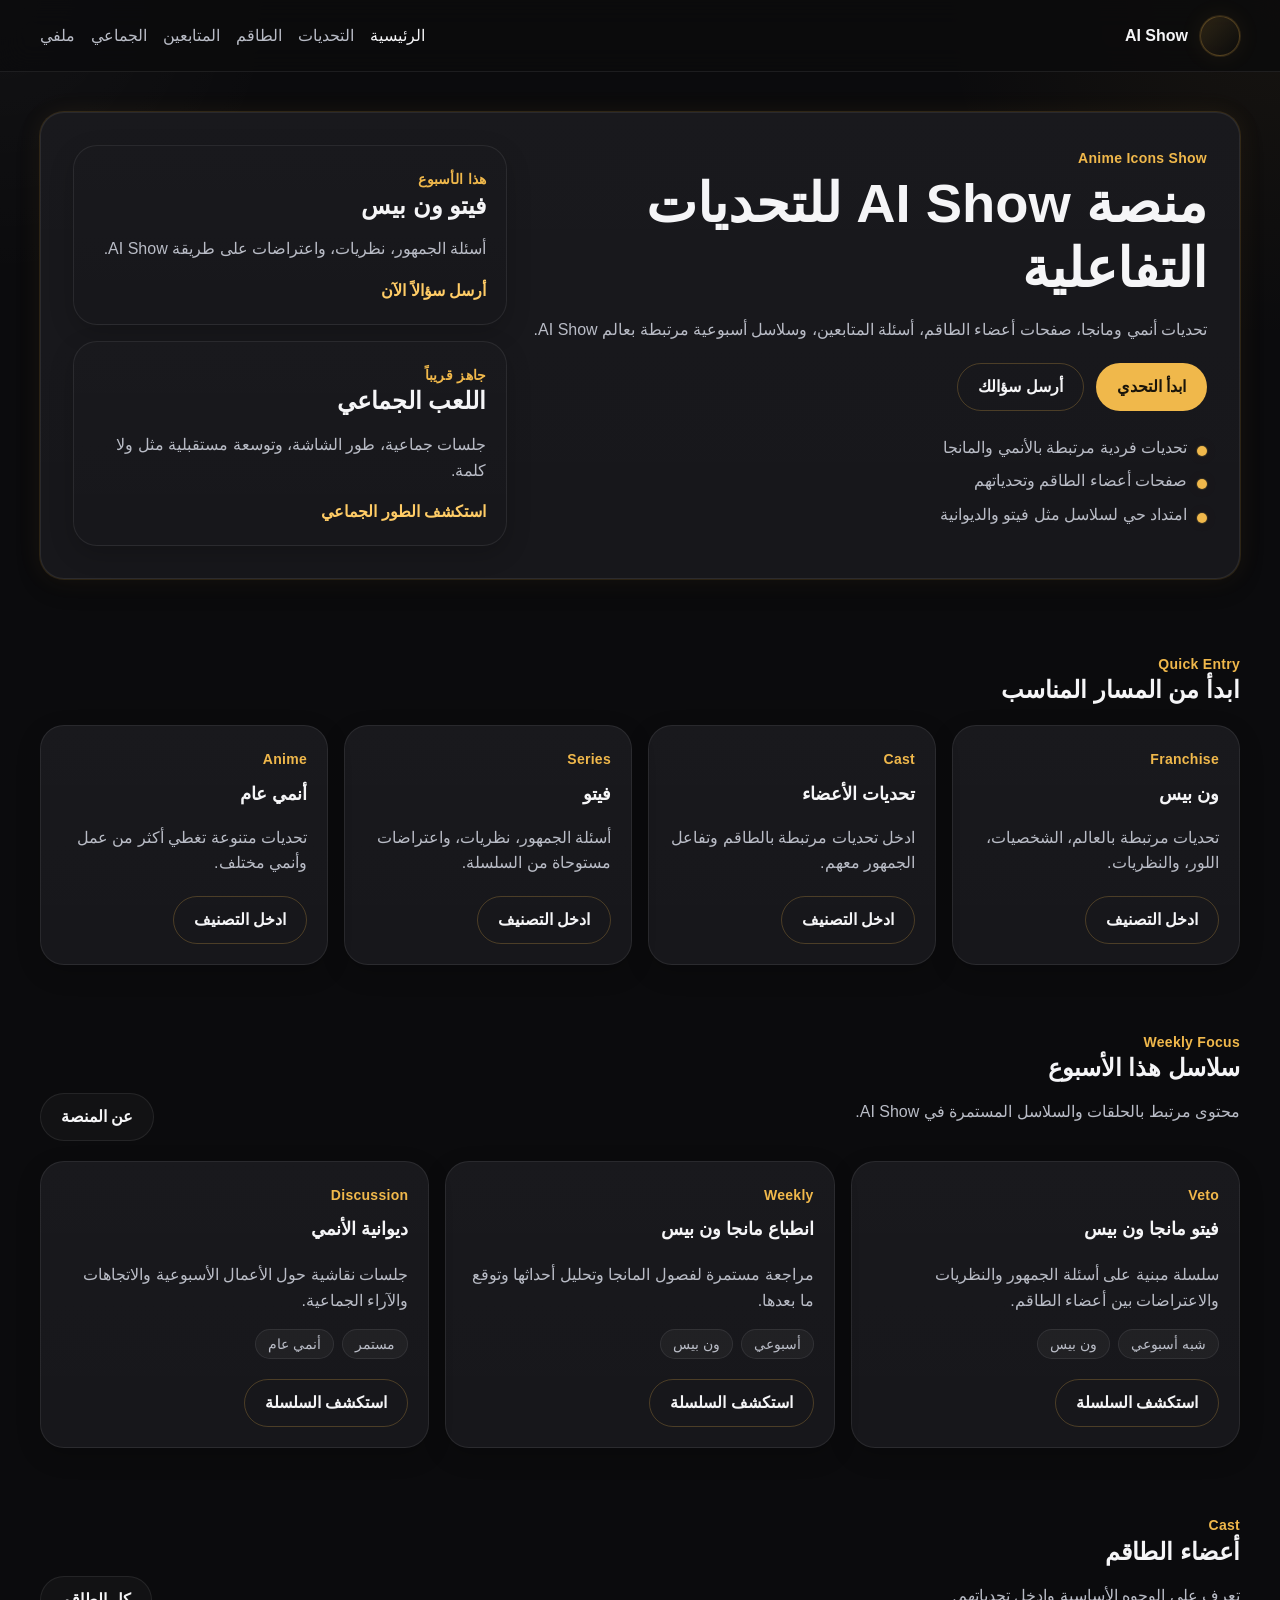
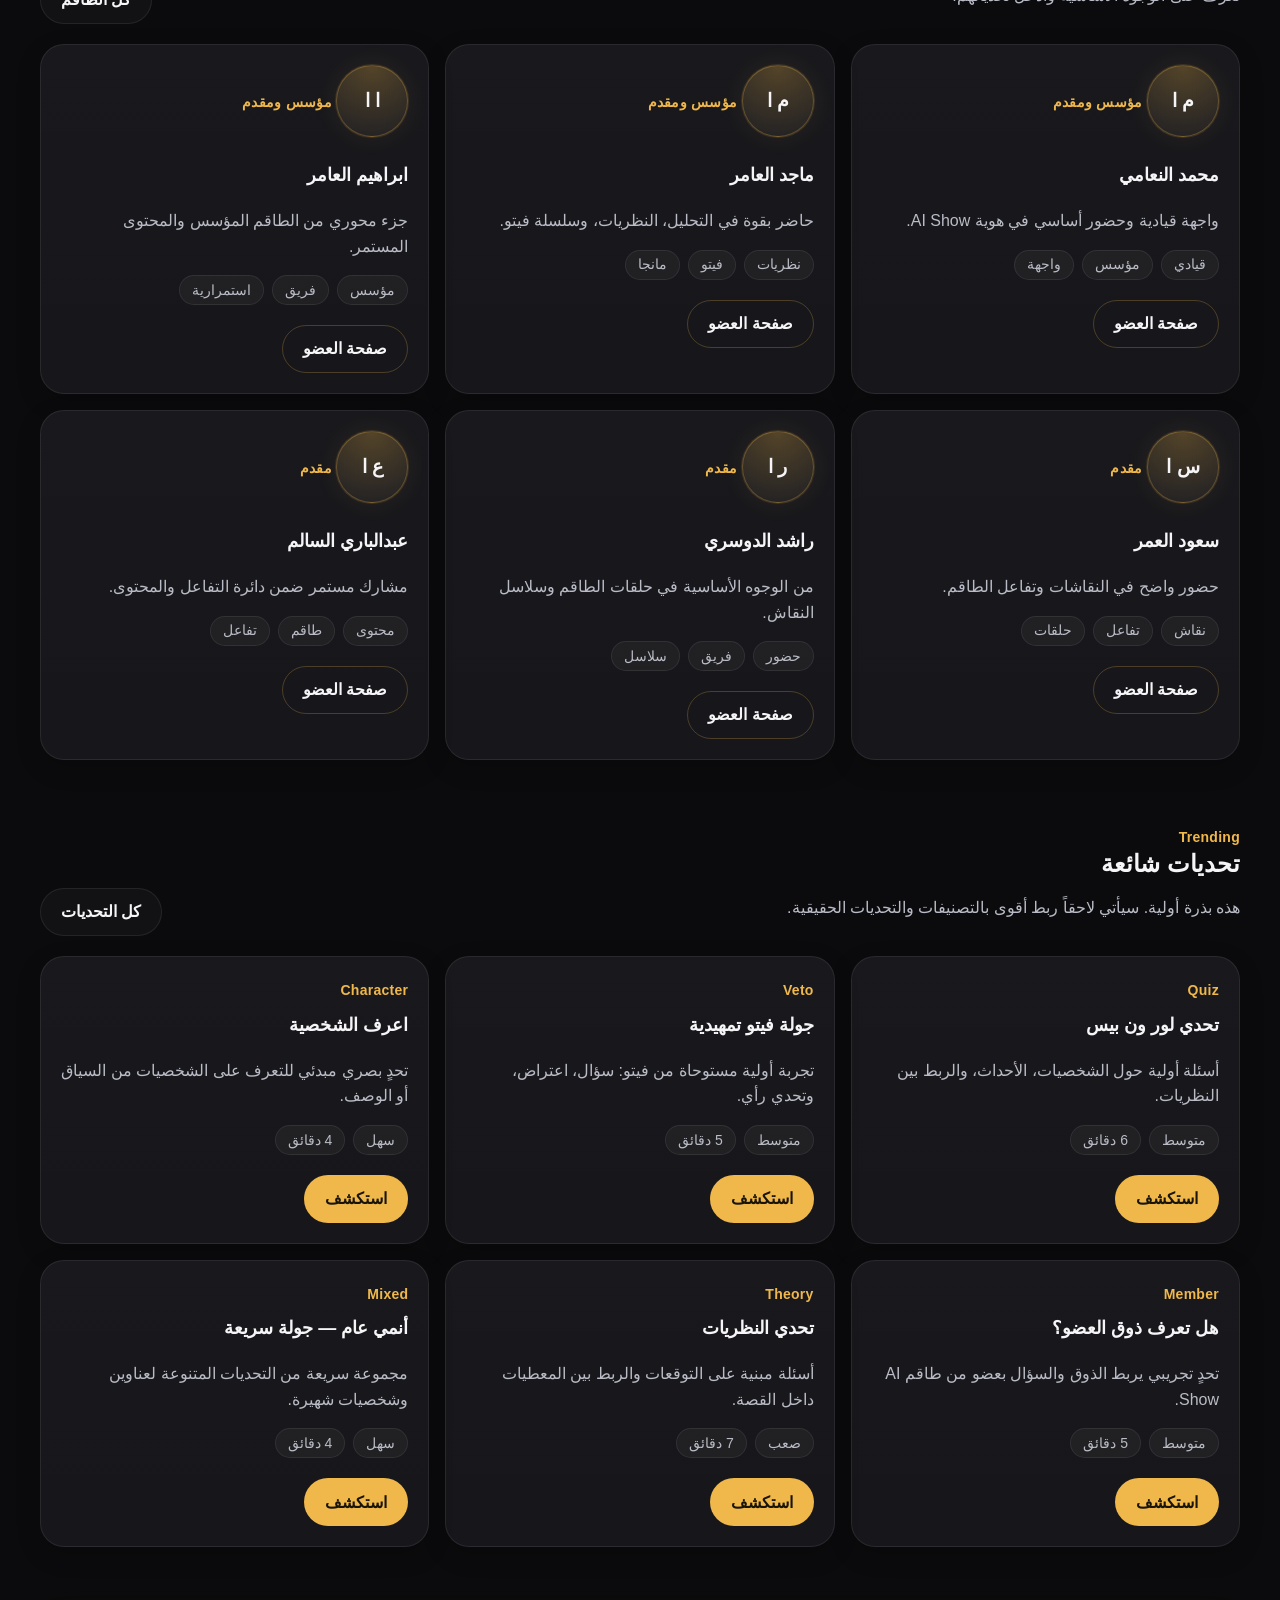
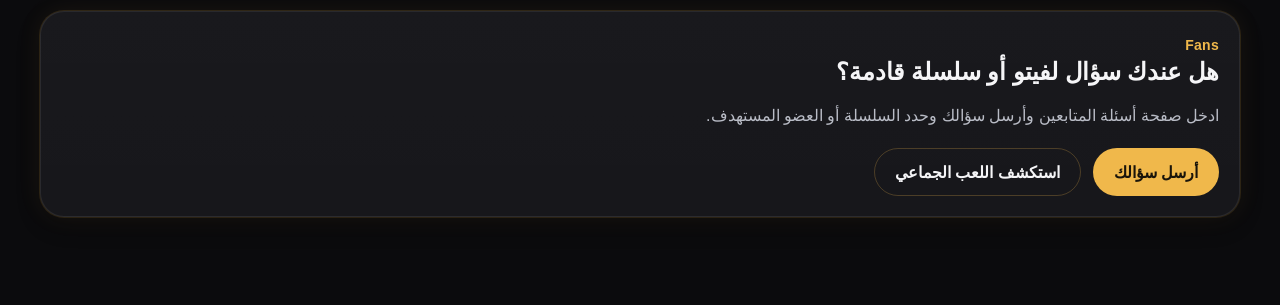
<file: index.html>
<!DOCTYPE html>
<html lang="ar" dir="rtl">
<head>
  <meta charset="UTF-8" />
  <meta name="viewport" content="width=device-width, initial-scale=1.0" />
  <meta name="theme-color" content="#0b0b0d" />
  <title>AI Show — منصة التحديات التفاعلية</title>
  <meta
    name="description"
    content="منصة AI Show للتحديات التفاعلية في عالم الأنمي والمانجا، مع الطاقم، أسئلة المتابعين، والسلاسل الأسبوعية."
  />

  <link rel="manifest" href="./manifest.webmanifest" />
  <link rel="stylesheet" href="./css/tokens.css" />
  <link rel="stylesheet" href="./css/base.css" />
  <link rel="stylesheet" href="./css/layout.css" />
  <link rel="stylesheet" href="./css/components.css" />
  <link rel="stylesheet" href="./css/utilities.css" />
  <link rel="stylesheet" href="./css/themes/ai-show-dark.css" />
</head>
<body data-page="home">
  <div class="app-shell">
    <header id="site-header"></header>

    <main id="page-content" class="page-main">
      <section class="hero-section container section-gap-lg">
        <div class="hero-surface has-glow">
          <div class="hero-copy">
            <span class="eyebrow">Anime Icons Show</span>
            <h1 class="hero-title">منصة AI Show للتحديات التفاعلية</h1>
            <p class="hero-text">
              تحديات أنمي ومانجا، صفحات أعضاء الطاقم، أسئلة المتابعين، وسلاسل أسبوعية مرتبطة بعالم AI Show.
            </p>

            <div class="hero-actions">
              <a class="btn btn-primary" href="./challenges.html">ابدأ التحدي</a>
              <a class="btn btn-secondary" href="./fan-questions.html">أرسل سؤالك</a>
            </div>

            <ul class="hero-highlights" aria-label="أبرز مزايا المنصة">
              <li>تحديات فردية مرتبطة بالأنمي والمانجا</li>
              <li>صفحات أعضاء الطاقم وتحدياتهم</li>
              <li>امتداد حي لسلاسل مثل فيتو والديوانية</li>
            </ul>
          </div>

          <aside class="hero-side-stack">
            <article class="feature-panel card-surface">
              <span class="card-kicker">هذا الأسبوع</span>
              <h2 class="card-title">فيتو ون بيس</h2>
              <p class="card-text">أسئلة الجمهور، نظريات، واعتراضات على طريقة AI Show.</p>
              <a class="text-link" href="./fan-questions.html">أرسل سؤالاً الآن</a>
            </article>

            <article class="feature-panel card-surface">
              <span class="card-kicker">جاهز قريباً</span>
              <h2 class="card-title">اللعب الجماعي</h2>
              <p class="card-text">جلسات جماعية، طور الشاشة، وتوسعة مستقبلية مثل ولا كلمة.</p>
              <a class="text-link" href="./group-play.html">استكشف الطور الجماعي</a>
            </article>
          </aside>
        </div>
      </section>

      <section class="container section-gap-md">
        <div class="section-head">
          <div>
            <span class="eyebrow">Quick Entry</span>
            <h2 class="section-title">ابدأ من المسار المناسب</h2>
          </div>
        </div>
        <div id="quick-paths-grid" class="quick-grid"></div>
      </section>

      <section class="container section-gap-md">
        <div class="section-head">
          <div>
            <span class="eyebrow">Weekly Focus</span>
            <h2 class="section-title">سلاسل هذا الأسبوع</h2>
            <p class="section-text">محتوى مرتبط بالحلقات والسلاسل المستمرة في AI Show.</p>
          </div>
          <a class="btn btn-ghost" href="./about.html">عن المنصة</a>
        </div>
        <div id="weekly-series-grid" class="content-grid content-grid--series"></div>
      </section>

      <section class="container section-gap-md">
        <div class="section-head">
          <div>
            <span class="eyebrow">Cast</span>
            <h2 class="section-title">أعضاء الطاقم</h2>
            <p class="section-text">تعرف على الوجوه الأساسية وادخل تحدياتهم.</p>
          </div>
          <a class="btn btn-ghost" href="./cast.html">كل الطاقم</a>
        </div>
        <div id="featured-members-grid" class="content-grid content-grid--members"></div>
      </section>

      <section class="container section-gap-md">
        <div class="section-head">
          <div>
            <span class="eyebrow">Trending</span>
            <h2 class="section-title">تحديات شائعة</h2>
            <p class="section-text">هذه بذرة أولية. سيأتي لاحقاً ربط أقوى بالتصنيفات والتحديات الحقيقية.</p>
          </div>
          <a class="btn btn-ghost" href="./challenges.html">كل التحديات</a>
        </div>
        <div id="trending-challenges-grid" class="content-grid content-grid--challenges"></div>
      </section>

      <section class="container section-gap-md fan-cta-shell">
        <div class="fan-cta card-surface has-glow">
          <div class="fan-cta__copy">
            <span class="eyebrow">Fans</span>
            <h2 class="section-title">هل عندك سؤال لفيتو أو سلسلة قادمة؟</h2>
            <p class="section-text">
              ادخل صفحة أسئلة المتابعين وأرسل سؤالك وحدد السلسلة أو العضو المستهدف.
            </p>
          </div>
          <div class="fan-cta__actions">
            <a class="btn btn-primary" href="./fan-questions.html">أرسل سؤالك</a>
            <a class="btn btn-secondary" href="./group-play.html">استكشف اللعب الجماعي</a>
          </div>
        </div>
      </section>
    </main>

    <nav id="mobile-nav"></nav>
  </div>

  <script type="module" src="./js/app.js"></script>
</body>
</html>
</file>
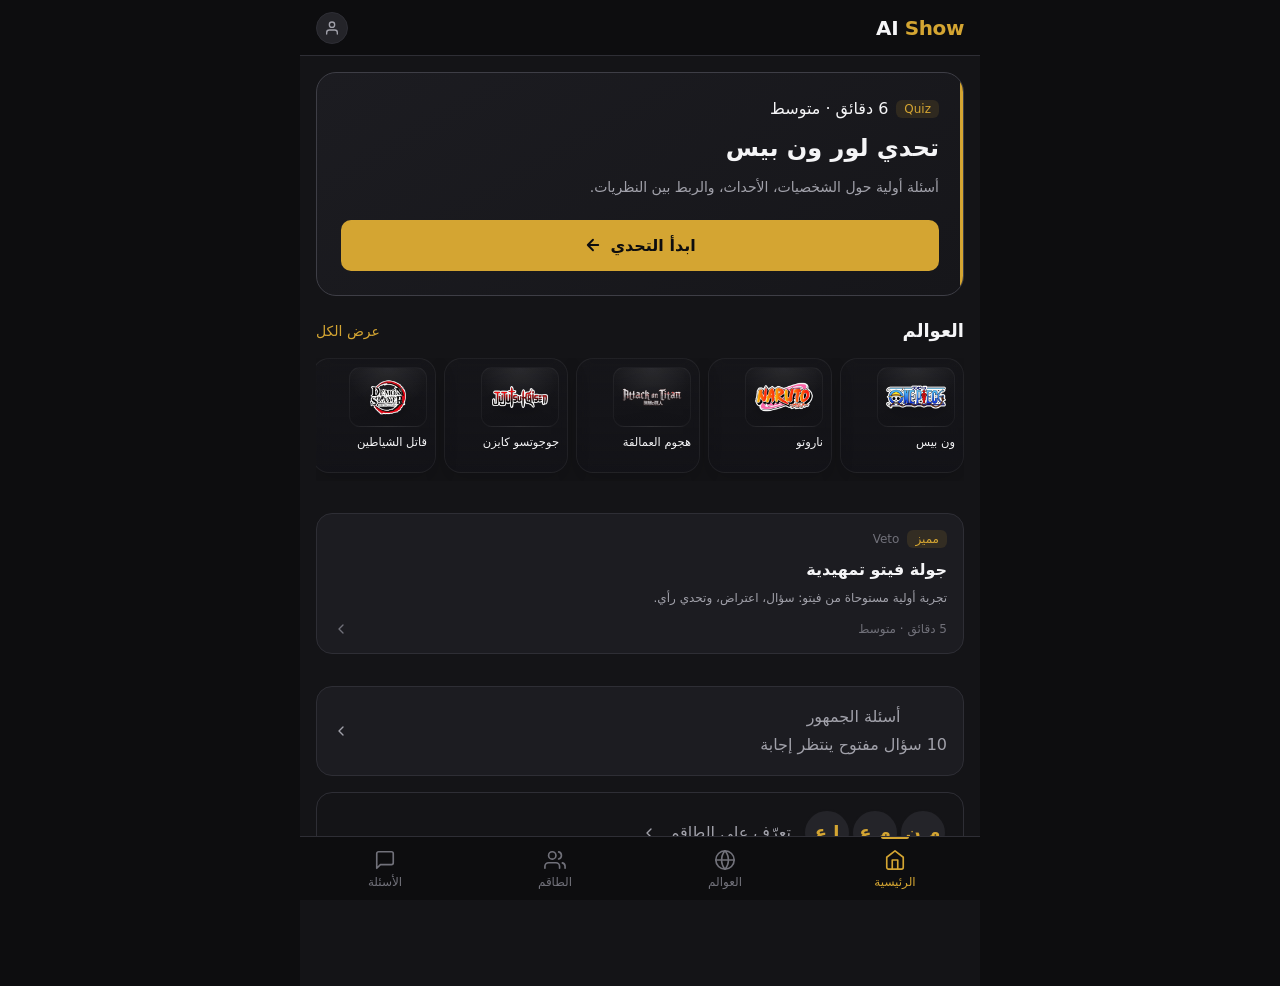
<file: rebuild-next/index.html>
<!DOCTYPE html>
<html lang="ar" dir="rtl">
<head>
  <meta charset="UTF-8" />
  <meta name="viewport" content="width=device-width, initial-scale=1.0" />
  <meta name="theme-color" content="#0d0d0f" />
  <title>AI Show</title>
  <link rel="stylesheet" href="css/tokens.css" />
  <link rel="stylesheet" href="css/base.css" />
  <link rel="stylesheet" href="css/layout.css" />
  <link rel="stylesheet" href="css/components.css" />
  <link rel="stylesheet" href="css/utilities.css" />
</head>
<body>
  <div id="app">
    <div id="shell-header"></div>
    <main id="page-container" role="main"></main>
    <nav id="shell-nav"></nav>
  </div>
  <script type="module" src="js/app/bootstrap.js"></script>
</body>
</html>
</file>
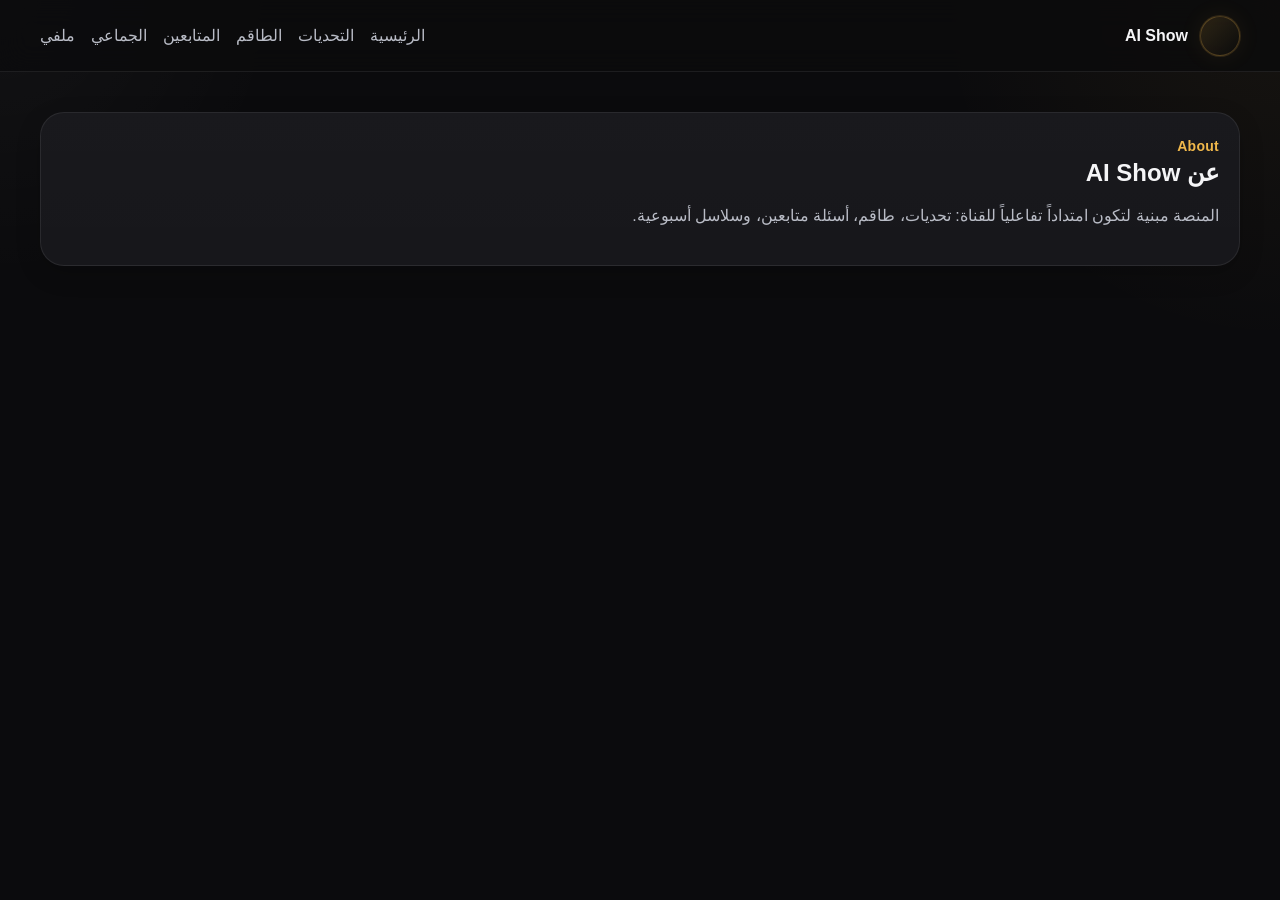
<file: about.html>
<!DOCTYPE html>
<html lang="ar" dir="rtl">
<head>
  <meta charset="UTF-8" />
  <meta name="viewport" content="width=device-width, initial-scale=1.0" />
  <meta name="theme-color" content="#0b0b0d" />
  <title>عن المنصة — AI Show</title>
  <link rel="manifest" href="./manifest.webmanifest" />
  <link rel="stylesheet" href="./css/tokens.css" />
  <link rel="stylesheet" href="./css/base.css" />
  <link rel="stylesheet" href="./css/layout.css" />
  <link rel="stylesheet" href="./css/components.css" />
  <link rel="stylesheet" href="./css/utilities.css" />
  <link rel="stylesheet" href="./css/themes/ai-show-dark.css" />
</head>
<body data-page="about">
  <div class="app-shell">
    <header id="site-header"></header>
    <main id="page-content" class="page-main container section-gap-lg">
      <section class="page-intro card-surface">
        <span class="eyebrow">About</span>
        <h1 class="section-title">عن AI Show</h1>
        <p class="section-text">المنصة مبنية لتكون امتداداً تفاعلياً للقناة: تحديات، طاقم، أسئلة متابعين، وسلاسل أسبوعية.</p>
      </section>
    </main>
    <nav id="mobile-nav"></nav>
  </div>
  <script type="module" src="./js/app.js"></script>
</body>
</html>
</file>
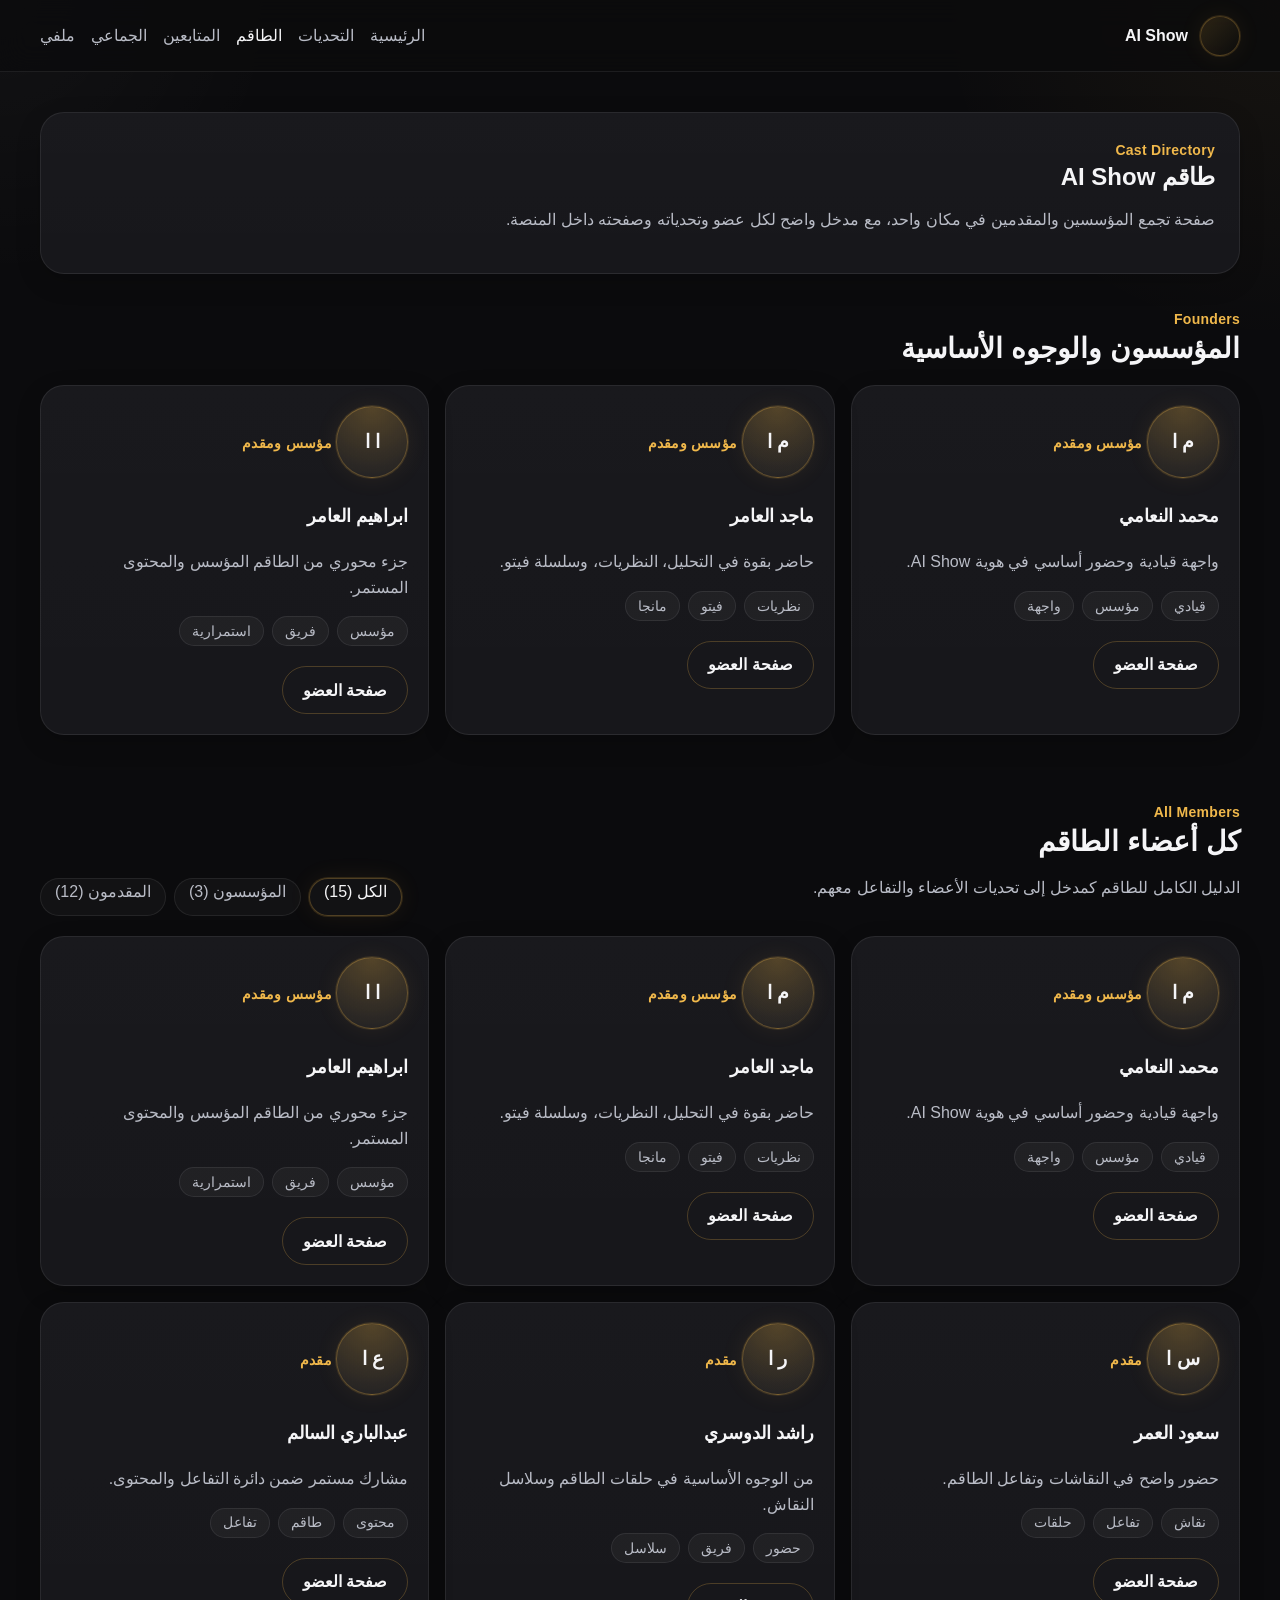
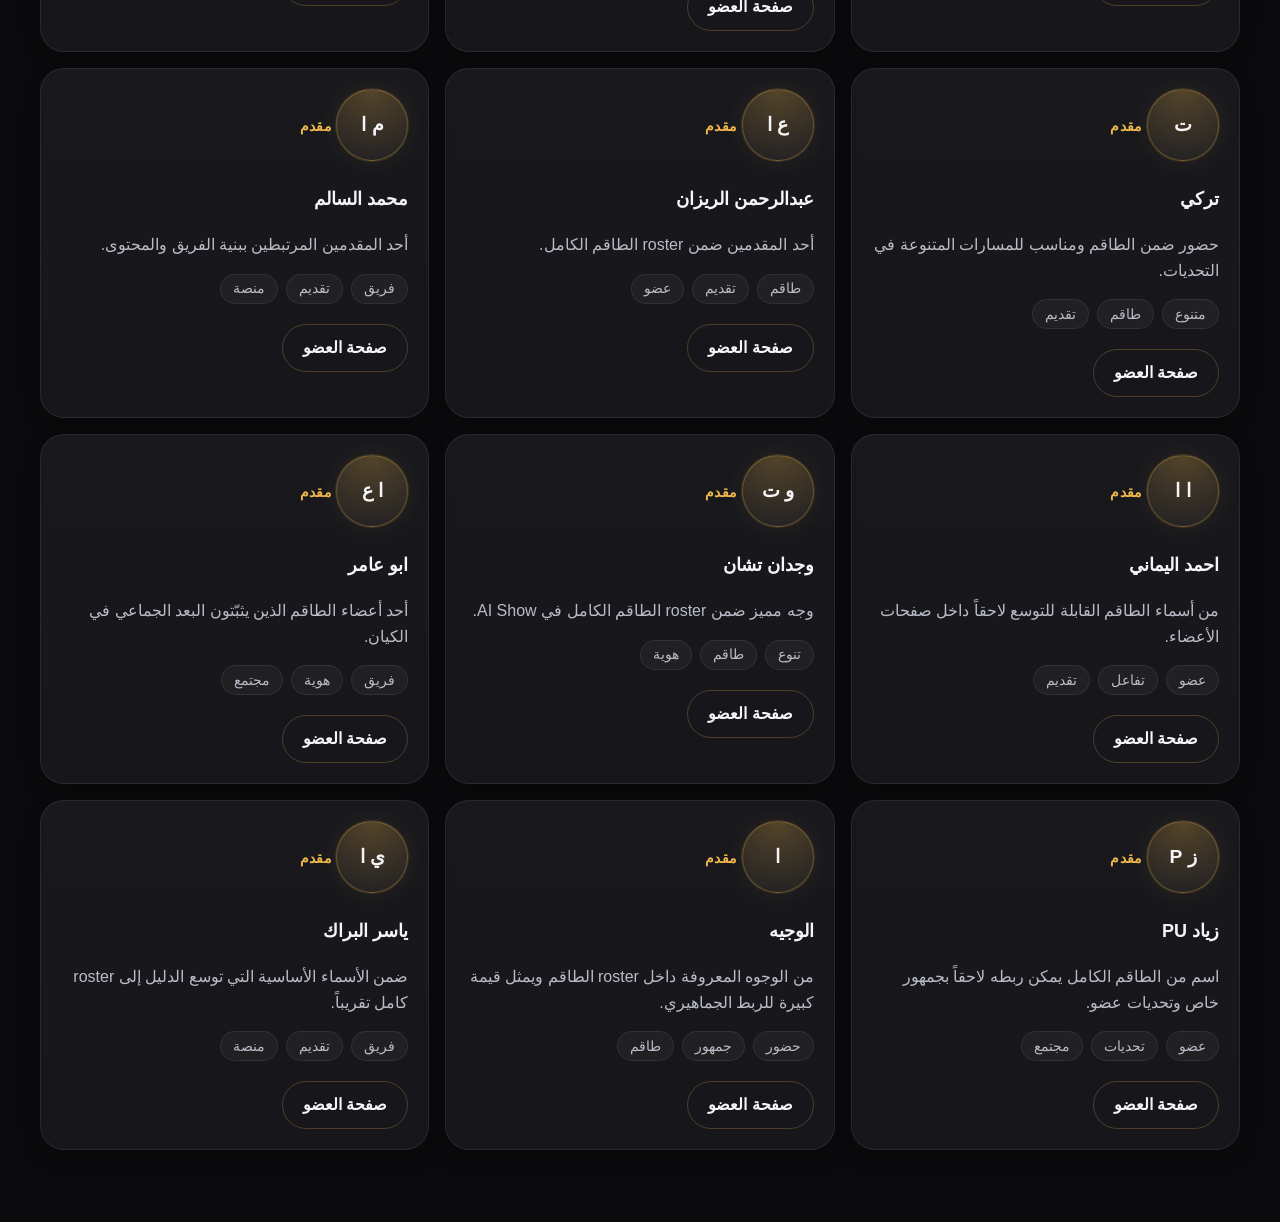
<file: cast.html>
<!DOCTYPE html>
<html lang="ar" dir="rtl">
<head>
  <meta charset="UTF-8" />
  <meta name="viewport" content="width=device-width, initial-scale=1.0" />
  <meta name="theme-color" content="#0b0b0d" />
  <title>الطاقم — AI Show</title>
  <meta name="description" content="دليل أعضاء طاقم AI Show وصفحاتهم داخل المنصة." />
  <link rel="manifest" href="./manifest.webmanifest" />
  <link rel="stylesheet" href="./css/tokens.css" />
  <link rel="stylesheet" href="./css/base.css" />
  <link rel="stylesheet" href="./css/layout.css" />
  <link rel="stylesheet" href="./css/components.css" />
  <link rel="stylesheet" href="./css/utilities.css" />
  <link rel="stylesheet" href="./css/themes/ai-show-dark.css" />
</head>
<body data-page="cast">
  <div class="app-shell">
    <header id="site-header"></header>

    <main id="page-content" class="page-main container section-gap-lg">
      <section class="page-intro card-surface page-intro--wide">
        <span class="eyebrow">Cast Directory</span>
        <h1 class="section-title">طاقم AI Show</h1>
        <p class="section-text">
          صفحة تجمع المؤسسين والمقدمين في مكان واحد، مع مدخل واضح لكل عضو وتحدياته وصفحته داخل المنصة.
        </p>
      </section>

      <section class="section-gap-md">
        <div class="section-head">
          <div>
            <span class="eyebrow">Founders</span>
            <h2 class="section-title section-title--md">المؤسسون والوجوه الأساسية</h2>
          </div>
        </div>
        <div id="founders-grid" class="content-grid content-grid--members"></div>
      </section>

      <section class="section-gap-md">
        <div class="section-head section-head--stack-mobile">
          <div>
            <span class="eyebrow">All Members</span>
            <h2 class="section-title section-title--md">كل أعضاء الطاقم</h2>
            <p class="section-text">الدليل الكامل للطاقم كمدخل إلى تحديات الأعضاء والتفاعل معهم.</p>
          </div>
          <div id="member-role-chips" class="filter-chips" aria-label="فلترة الأعضاء"></div>
        </div>
        <div id="members-directory-grid" class="content-grid content-grid--members"></div>
      </section>
    </main>

    <nav id="mobile-nav"></nav>
  </div>

  <script type="module" src="./js/app.js"></script>
</body>
</html>
</file>
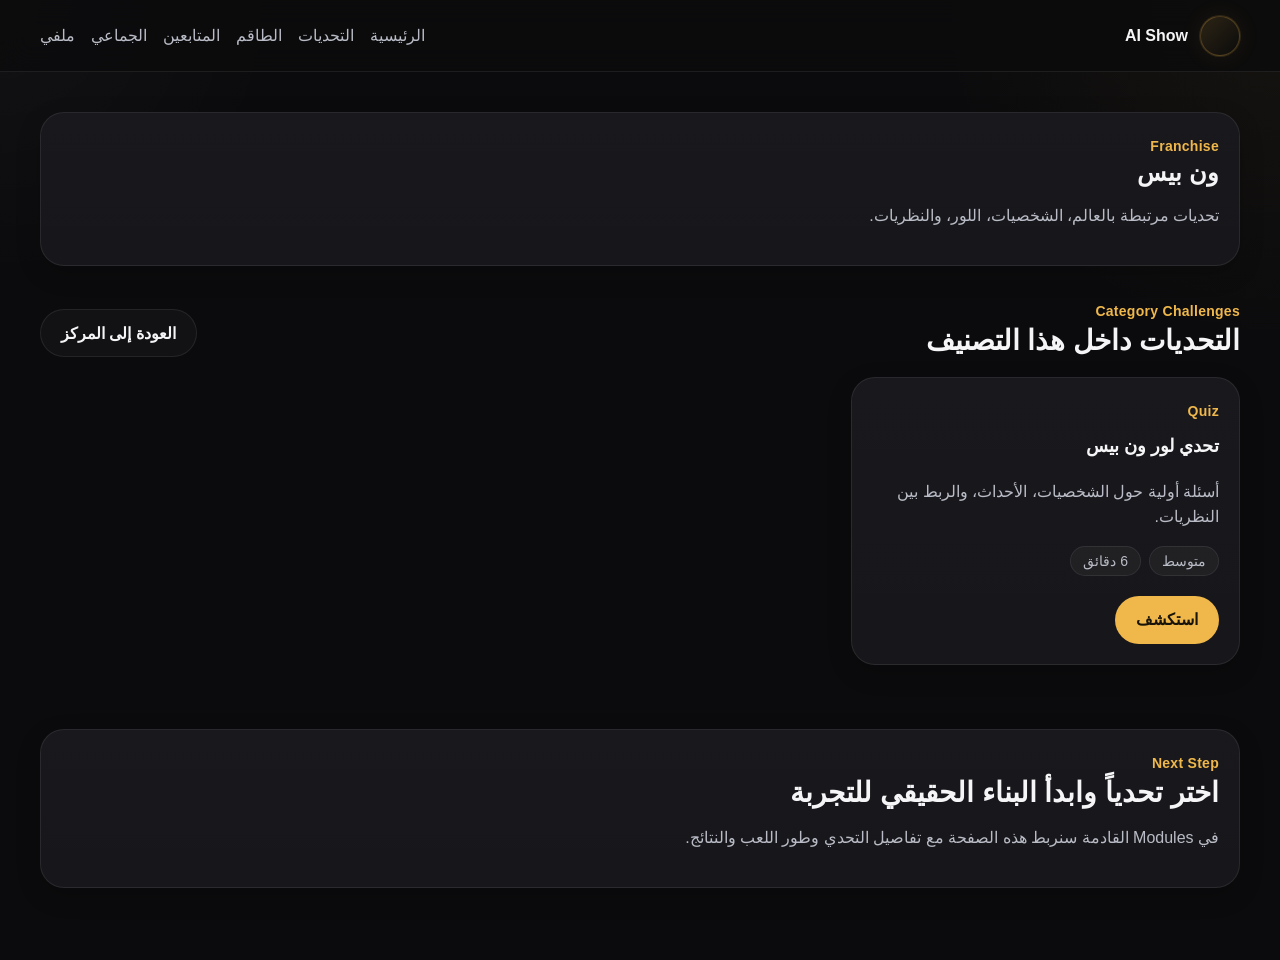
<file: category.html>
<!DOCTYPE html>
<html lang="ar" dir="rtl">
<head>
  <meta charset="UTF-8" />
  <meta name="viewport" content="width=device-width, initial-scale=1.0" />
  <meta name="theme-color" content="#0b0b0d" />
  <title>تصنيف — AI Show</title>
  <meta name="description" content="صفحة تصنيف داخل منصة AI Show تعرض التحديات المرتبطة به." />
  <link rel="manifest" href="./manifest.webmanifest" />
  <link rel="stylesheet" href="./css/tokens.css" />
  <link rel="stylesheet" href="./css/base.css" />
  <link rel="stylesheet" href="./css/layout.css" />
  <link rel="stylesheet" href="./css/components.css" />
  <link rel="stylesheet" href="./css/utilities.css" />
  <link rel="stylesheet" href="./css/themes/ai-show-dark.css" />
</head>
<body data-page="category">
  <div class="app-shell">
    <header id="site-header"></header>
    <main id="page-content" class="page-main container section-gap-lg">
      <section id="category-hero" class="page-intro card-surface"></section>

      <section class="section-gap-md">
        <div class="section-head section-head--stack-mobile">
          <div>
            <span class="eyebrow">Category Challenges</span>
            <h2 class="section-title section-title--md">التحديات داخل هذا التصنيف</h2>
          </div>
          <a class="btn btn-ghost" href="./challenges.html">العودة إلى المركز</a>
        </div>
        <div id="category-challenges-grid" class="content-grid content-grid--challenges"></div>
      </section>

      <section class="section-gap-md">
        <div class="related-panel card-surface">
          <span class="eyebrow">Next Step</span>
          <h2 class="section-title section-title--md">اختر تحدياً وابدأ البناء الحقيقي للتجربة</h2>
          <p class="section-text">في Modules القادمة سنربط هذه الصفحة مع تفاصيل التحدي وطور اللعب والنتائج.</p>
        </div>
      </section>
    </main>
    <nav id="mobile-nav"></nav>
  </div>
  <script type="module" src="./js/app.js"></script>
</body>
</html>
</file>
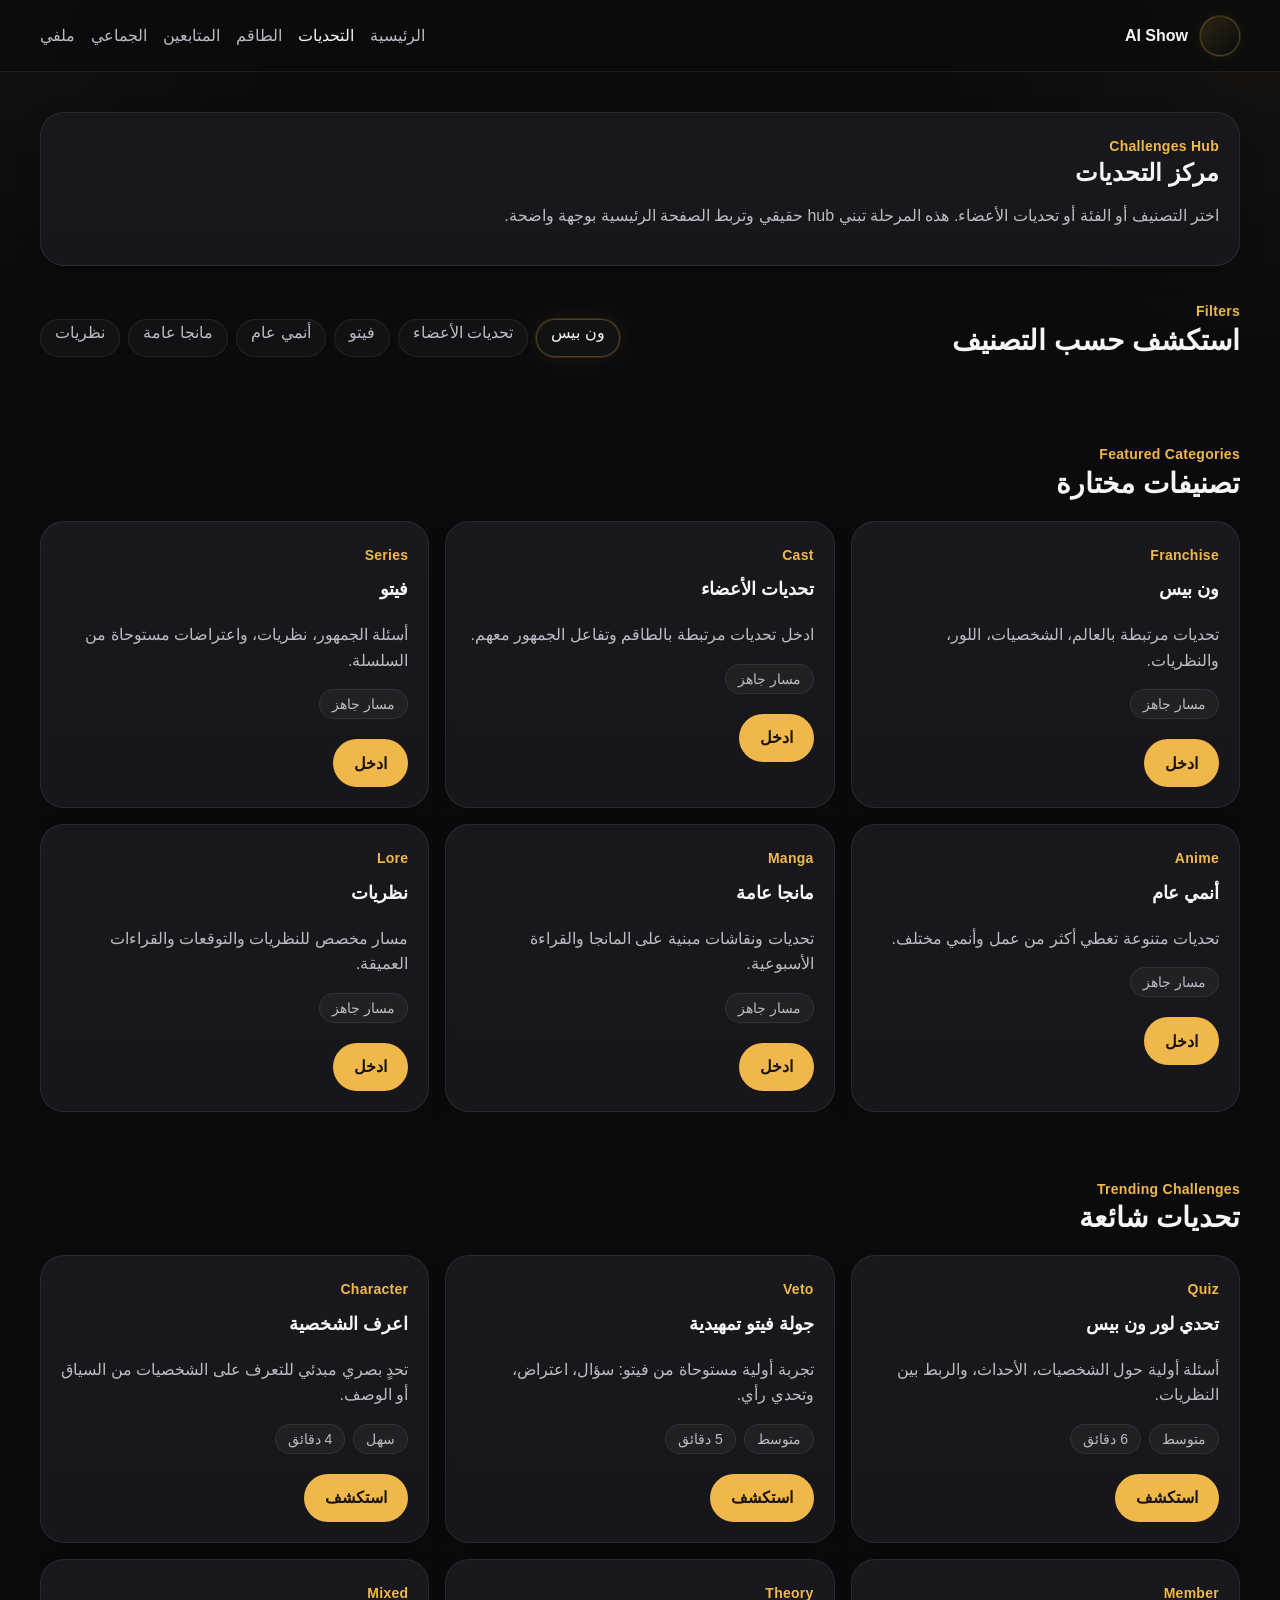
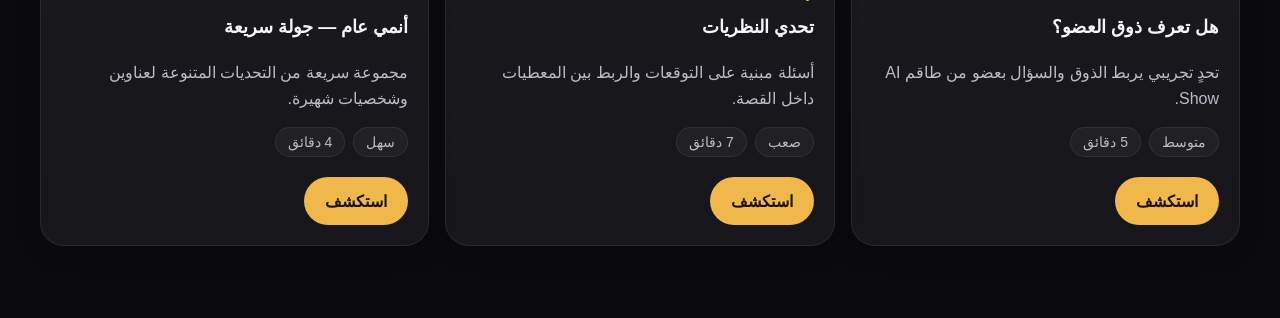
<file: challenges.html>
<!DOCTYPE html>
<html lang="ar" dir="rtl">
<head>
  <meta charset="UTF-8" />
  <meta name="viewport" content="width=device-width, initial-scale=1.0" />
  <meta name="theme-color" content="#0b0b0d" />
  <title>التحديات — AI Show</title>
  <meta name="description" content="مركز تحديات AI Show: تصنيفات، فلاتر، وتحديات شائعة في الأنمي والمانجا." />
  <link rel="manifest" href="./manifest.webmanifest" />
  <link rel="stylesheet" href="./css/tokens.css" />
  <link rel="stylesheet" href="./css/base.css" />
  <link rel="stylesheet" href="./css/layout.css" />
  <link rel="stylesheet" href="./css/components.css" />
  <link rel="stylesheet" href="./css/utilities.css" />
  <link rel="stylesheet" href="./css/themes/ai-show-dark.css" />
</head>
<body data-page="challenges">
  <div class="app-shell">
    <header id="site-header"></header>
    <main id="page-content" class="page-main container section-gap-lg">
      <section class="page-intro card-surface">
        <span class="eyebrow">Challenges Hub</span>
        <h1 class="section-title">مركز التحديات</h1>
        <p class="section-text">
          اختر التصنيف أو الفئة أو تحديات الأعضاء. هذه المرحلة تبني hub حقيقي وتربط الصفحة الرئيسية بوجهة واضحة.
        </p>
      </section>

      <section class="section-gap-md">
        <div class="section-head section-head--stack-mobile">
          <div>
            <span class="eyebrow">Filters</span>
            <h2 class="section-title section-title--md">استكشف حسب التصنيف</h2>
          </div>
          <div id="category-filter-chips" class="filter-chips" aria-label="فلاتر التصنيفات"></div>
        </div>
      </section>

      <section class="section-gap-md">
        <div class="section-head">
          <div>
            <span class="eyebrow">Featured Categories</span>
            <h2 class="section-title section-title--md">تصنيفات مختارة</h2>
          </div>
        </div>
        <div id="categories-grid" class="content-grid content-grid--categories"></div>
      </section>

      <section class="section-gap-md">
        <div class="section-head">
          <div>
            <span class="eyebrow">Trending Challenges</span>
            <h2 class="section-title section-title--md">تحديات شائعة</h2>
          </div>
        </div>
        <div id="hub-challenges-grid" class="content-grid content-grid--challenges"></div>
      </section>
    </main>
    <nav id="mobile-nav"></nav>
  </div>
  <script type="module" src="./js/app.js"></script>
</body>
</html>
</file>
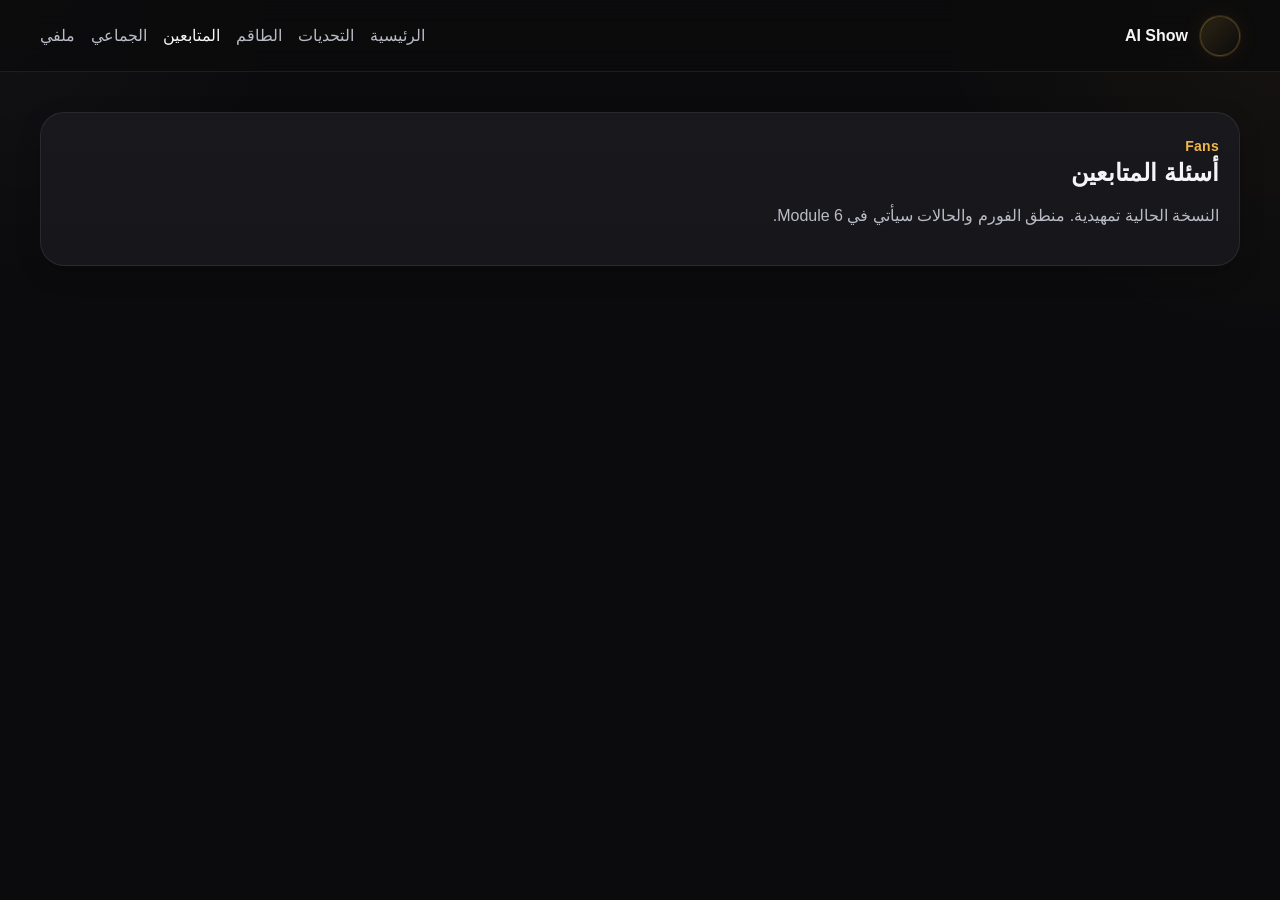
<file: fan-questions.html>
<!DOCTYPE html>
<html lang="ar" dir="rtl">
<head>
  <meta charset="UTF-8" />
  <meta name="viewport" content="width=device-width, initial-scale=1.0" />
  <meta name="theme-color" content="#0b0b0d" />
  <title>أسئلة المتابعين — AI Show</title>
  <link rel="manifest" href="./manifest.webmanifest" />
  <link rel="stylesheet" href="./css/tokens.css" />
  <link rel="stylesheet" href="./css/base.css" />
  <link rel="stylesheet" href="./css/layout.css" />
  <link rel="stylesheet" href="./css/components.css" />
  <link rel="stylesheet" href="./css/utilities.css" />
  <link rel="stylesheet" href="./css/themes/ai-show-dark.css" />
</head>
<body data-page="fan-questions">
  <div class="app-shell">
    <header id="site-header"></header>
    <main id="page-content" class="page-main container section-gap-lg">
      <section class="page-intro card-surface">
        <span class="eyebrow">Fans</span>
        <h1 class="section-title">أسئلة المتابعين</h1>
        <p class="section-text">النسخة الحالية تمهيدية. منطق الفورم والحالات سيأتي في Module 6.</p>
      </section>
    </main>
    <nav id="mobile-nav"></nav>
  </div>
  <script type="module" src="./js/app.js"></script>
</body>
</html>
</file>
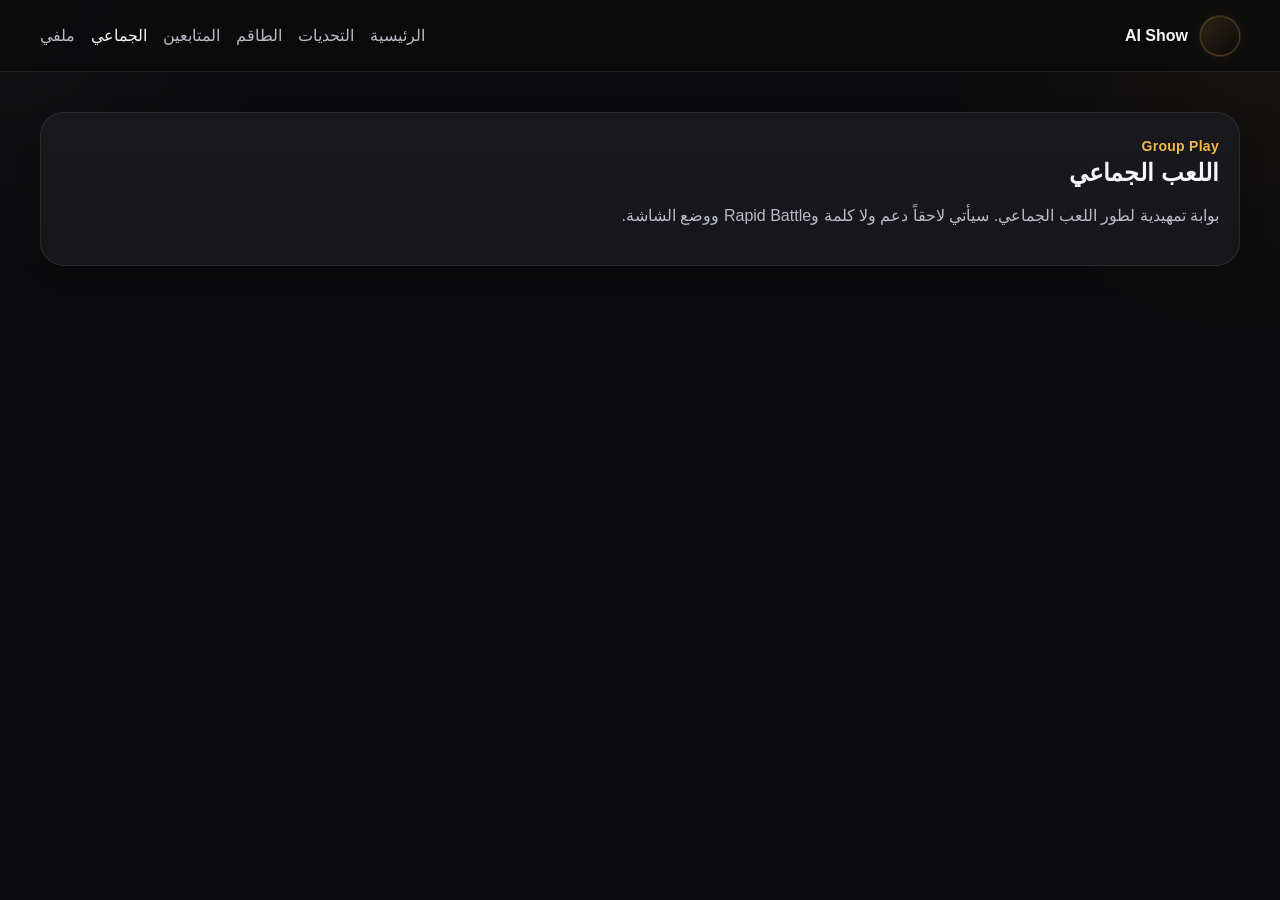
<file: group-play.html>
<!DOCTYPE html>
<html lang="ar" dir="rtl">
<head>
  <meta charset="UTF-8" />
  <meta name="viewport" content="width=device-width, initial-scale=1.0" />
  <meta name="theme-color" content="#0b0b0d" />
  <title>اللعب الجماعي — AI Show</title>
  <link rel="manifest" href="./manifest.webmanifest" />
  <link rel="stylesheet" href="./css/tokens.css" />
  <link rel="stylesheet" href="./css/base.css" />
  <link rel="stylesheet" href="./css/layout.css" />
  <link rel="stylesheet" href="./css/components.css" />
  <link rel="stylesheet" href="./css/utilities.css" />
  <link rel="stylesheet" href="./css/themes/ai-show-dark.css" />
</head>
<body data-page="group-play">
  <div class="app-shell">
    <header id="site-header"></header>
    <main id="page-content" class="page-main container section-gap-lg">
      <section class="page-intro card-surface">
        <span class="eyebrow">Group Play</span>
        <h1 class="section-title">اللعب الجماعي</h1>
        <p class="section-text">بوابة تمهيدية لطور اللعب الجماعي. سيأتي لاحقاً دعم ولا كلمة وRapid Battle ووضع الشاشة.</p>
      </section>
    </main>
    <nav id="mobile-nav"></nav>
  </div>
  <script type="module" src="./js/app.js"></script>
</body>
</html>
</file>
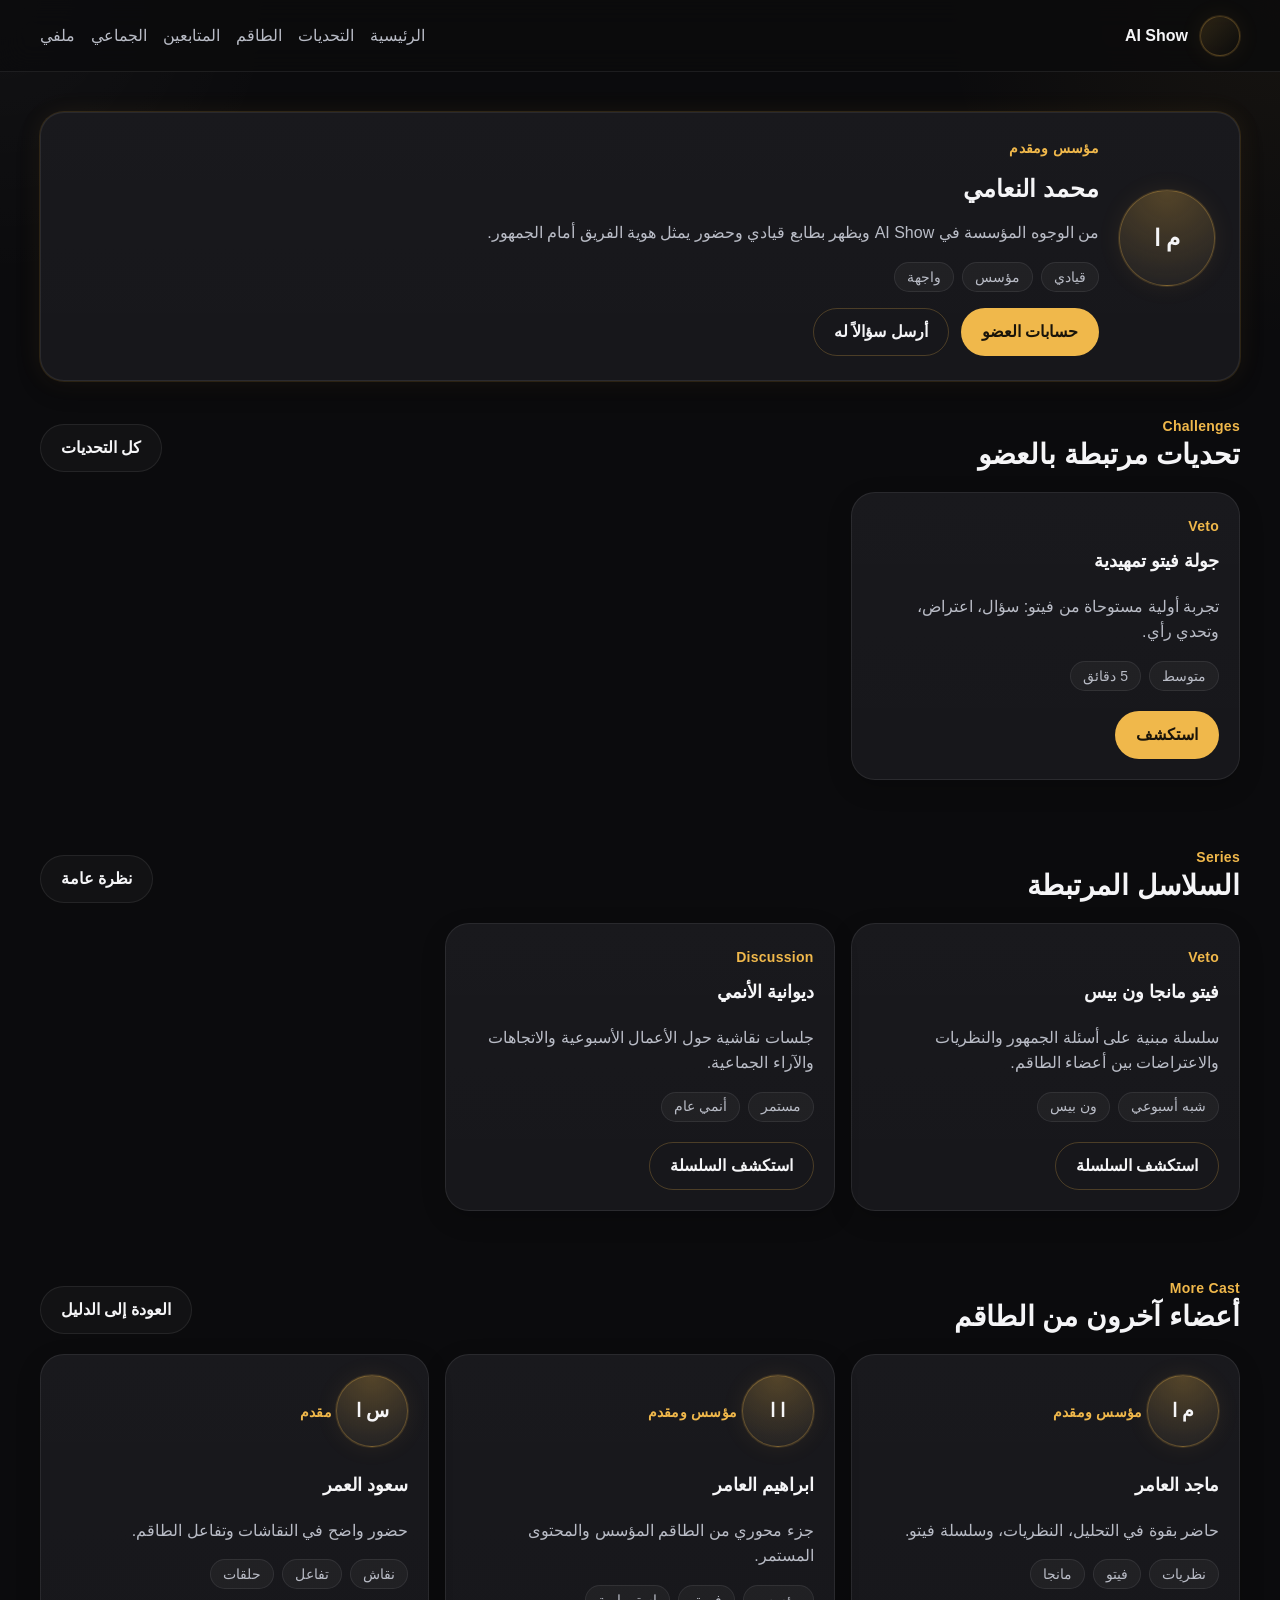
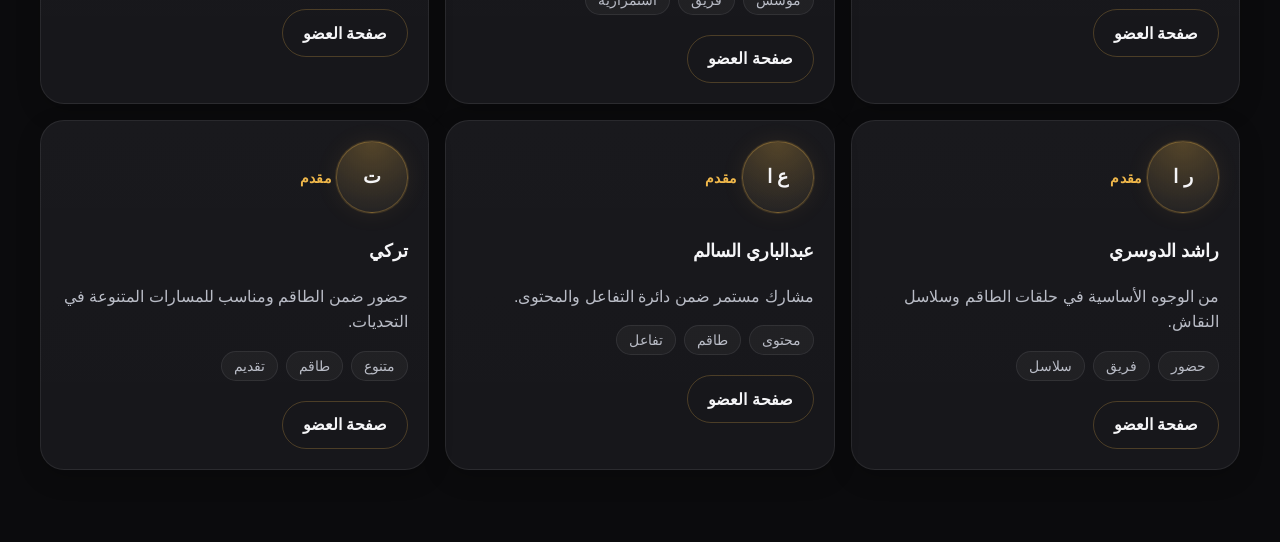
<file: member.html>
<!DOCTYPE html>
<html lang="ar" dir="rtl">
<head>
  <meta charset="UTF-8" />
  <meta name="viewport" content="width=device-width, initial-scale=1.0" />
  <meta name="theme-color" content="#0b0b0d" />
  <title>صفحة عضو — AI Show</title>
  <meta name="description" content="صفحة عضو داخل منصة AI Show تعرض نبذة عنه وتحدياته والسلاسل المرتبطة به." />
  <link rel="manifest" href="./manifest.webmanifest" />
  <link rel="stylesheet" href="./css/tokens.css" />
  <link rel="stylesheet" href="./css/base.css" />
  <link rel="stylesheet" href="./css/layout.css" />
  <link rel="stylesheet" href="./css/components.css" />
  <link rel="stylesheet" href="./css/utilities.css" />
  <link rel="stylesheet" href="./css/themes/ai-show-dark.css" />
</head>
<body data-page="member">
  <div class="app-shell">
    <header id="site-header"></header>

    <main id="page-content" class="page-main container section-gap-lg">
      <section id="member-hero" class="member-hero card-surface has-glow"></section>

      <section class="section-gap-md">
        <div class="section-head section-head--stack-mobile">
          <div>
            <span class="eyebrow">Challenges</span>
            <h2 class="section-title section-title--md">تحديات مرتبطة بالعضو</h2>
          </div>
          <a class="btn btn-ghost" href="./challenges.html">كل التحديات</a>
        </div>
        <div id="member-challenges-grid" class="content-grid content-grid--challenges"></div>
      </section>

      <section class="section-gap-md">
        <div class="section-head section-head--stack-mobile">
          <div>
            <span class="eyebrow">Series</span>
            <h2 class="section-title section-title--md">السلاسل المرتبطة</h2>
          </div>
          <a class="btn btn-ghost" href="./about.html">نظرة عامة</a>
        </div>
        <div id="member-series-grid" class="content-grid content-grid--series"></div>
      </section>

      <section class="section-gap-md">
        <div class="section-head section-head--stack-mobile">
          <div>
            <span class="eyebrow">More Cast</span>
            <h2 class="section-title section-title--md">أعضاء آخرون من الطاقم</h2>
          </div>
          <a class="btn btn-ghost" href="./cast.html">العودة إلى الدليل</a>
        </div>
        <div id="more-members-grid" class="content-grid content-grid--members"></div>
      </section>
    </main>

    <nav id="mobile-nav"></nav>
  </div>

  <script type="module" src="./js/app.js"></script>
</body>
</html>
</file>
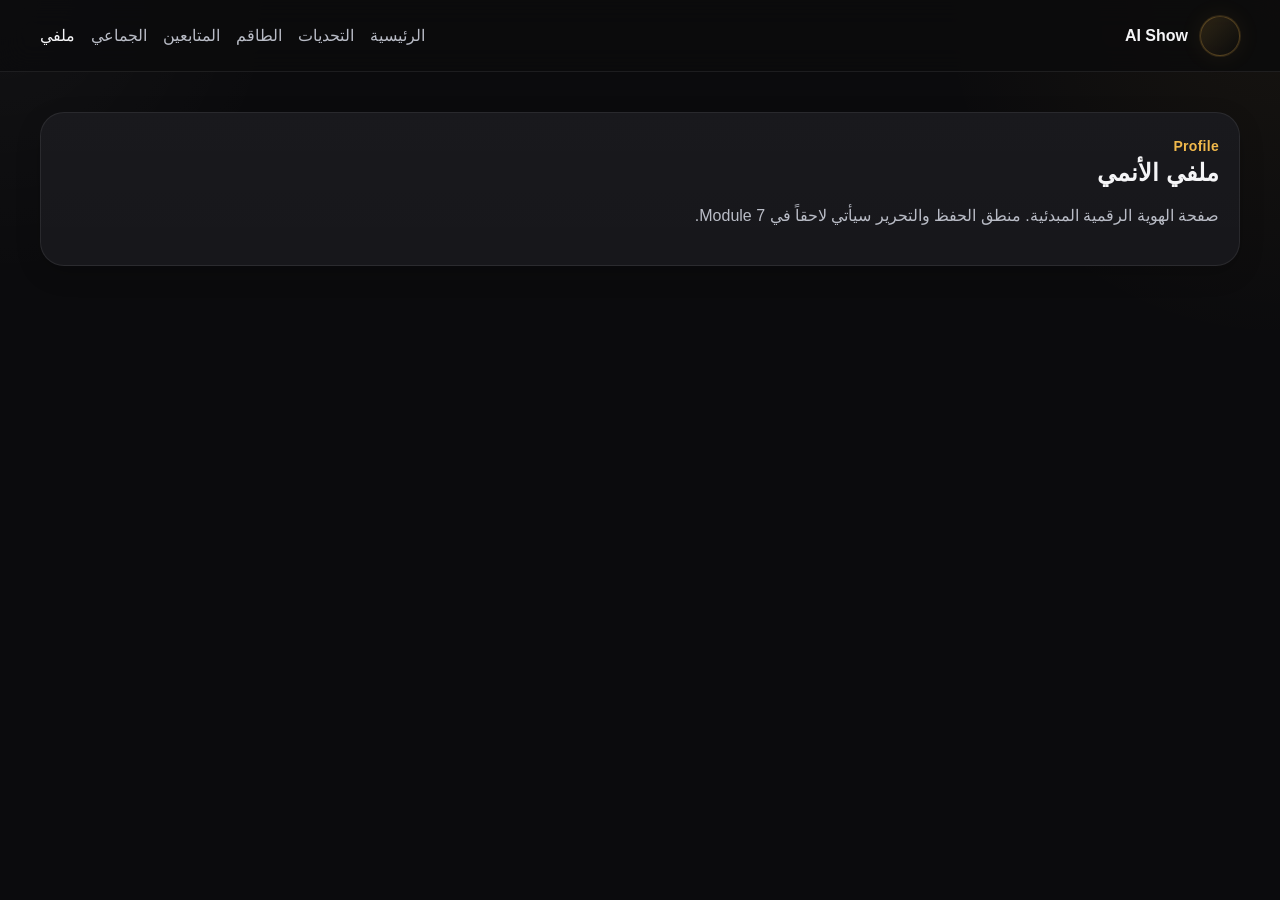
<file: profile.html>
<!DOCTYPE html>
<html lang="ar" dir="rtl">
<head>
  <meta charset="UTF-8" />
  <meta name="viewport" content="width=device-width, initial-scale=1.0" />
  <meta name="theme-color" content="#0b0b0d" />
  <title>ملفي — AI Show</title>
  <link rel="manifest" href="./manifest.webmanifest" />
  <link rel="stylesheet" href="./css/tokens.css" />
  <link rel="stylesheet" href="./css/base.css" />
  <link rel="stylesheet" href="./css/layout.css" />
  <link rel="stylesheet" href="./css/components.css" />
  <link rel="stylesheet" href="./css/utilities.css" />
  <link rel="stylesheet" href="./css/themes/ai-show-dark.css" />
</head>
<body data-page="profile">
  <div class="app-shell">
    <header id="site-header"></header>
    <main id="page-content" class="page-main container section-gap-lg">
      <section class="page-intro card-surface">
        <span class="eyebrow">Profile</span>
        <h1 class="section-title">ملفي الأنمي</h1>
        <p class="section-text">صفحة الهوية الرقمية المبدئية. منطق الحفظ والتحرير سيأتي لاحقاً في Module 7.</p>
      </section>
    </main>
    <nav id="mobile-nav"></nav>
  </div>
  <script type="module" src="./js/app.js"></script>
</body>
</html>
</file>
<file: css/tokens.css>
:root {
  --color-bg: #0b0b0d;
  --color-surface: #141418;
  --color-surface-2: #1b1c22;
  --color-surface-3: #23242b;

  --color-text: #f5f5f7;
  --color-text-soft: #b9bcc6;
  --color-text-muted: #8b90a0;

  --color-brand: #f0b84b;
  --color-brand-strong: #ffcc66;
  --color-brand-soft: rgba(240, 184, 75, 0.14);

  --color-border: rgba(255, 255, 255, 0.08);
  --color-success: #4dbb7a;
  --color-warning: #d9a441;
  --color-danger: #d96b6b;

  --space-1: 4px;
  --space-2: 8px;
  --space-3: 12px;
  --space-4: 16px;
  --space-5: 20px;
  --space-6: 24px;
  --space-7: 32px;
  --space-8: 40px;
  --space-9: 48px;
  --space-10: 64px;

  --radius-sm: 10px;
  --radius-md: 16px;
  --radius-lg: 24px;
  --radius-xl: 32px;
  --radius-pill: 999px;

  --shadow-soft: 0 10px 30px rgba(0, 0, 0, 0.24);
  --shadow-card: 0 8px 24px rgba(0, 0, 0, 0.18);
  --glow-brand: 0 0 0 1px rgba(240, 184, 75, 0.14), 0 0 24px rgba(240, 184, 75, 0.08);

  --container-max: 1200px;
  --header-height: 72px;
  --mobile-nav-height: 72px;

  --font-base: "Tahoma", "Arial", sans-serif;
  --transition-fast: 160ms ease;
  --transition-base: 220ms ease;
}
</file>
<file: css/base.css>
*, *::before, *::after {
  box-sizing: border-box;
}

html {
  scroll-behavior: smooth;
}

body {
  margin: 0;
  min-height: 100vh;
  background: var(--color-bg);
  color: var(--color-text);
  font-family: var(--font-base);
  line-height: 1.6;
}

a {
  color: inherit;
  text-decoration: none;
}

img {
  max-width: 100%;
  display: block;
}

button,
input,
textarea,
select {
  font: inherit;
}

button {
  cursor: pointer;
}

:focus-visible {
  outline: 2px solid var(--color-brand);
  outline-offset: 3px;
}

main {
  display: block;
}
</file>
<file: css/layout.css>
.app-shell {
  min-height: 100vh;
  display: flex;
  flex-direction: column;
}

.page-main {
  flex: 1;
  padding-bottom: calc(var(--mobile-nav-height) + var(--space-7));
}

.container {
  width: min(calc(100% - 32px), var(--container-max));
  margin-inline: auto;
}

.section-gap-md {
  padding-top: var(--space-7);
  padding-bottom: var(--space-7);
}

.section-gap-lg {
  padding-top: var(--space-8);
  padding-bottom: var(--space-8);
}

.quick-grid,
.members-grid,
.content-grid {
  display: grid;
  gap: var(--space-4);
}

.quick-grid,
.content-grid {
  grid-template-columns: repeat(1, minmax(0, 1fr));
}

.members-grid {
  grid-template-columns: repeat(1, minmax(0, 1fr));
}

@media (min-width: 680px) {
  .quick-grid,
  .content-grid,
  .members-grid {
    grid-template-columns: repeat(2, minmax(0, 1fr));
  }
}

@media (min-width: 1024px) {
  .quick-grid {
    grid-template-columns: repeat(4, minmax(0, 1fr));
  }

  .content-grid--members {
    grid-template-columns: repeat(3, minmax(0, 1fr));
  }

  .content-grid--challenges,
  .content-grid--series,
  .content-grid--categories {
    grid-template-columns: repeat(3, minmax(0, 1fr));
  }

  .members-grid {
    grid-template-columns: repeat(3, minmax(0, 1fr));
  }
}
</file>
<file: css/components.css>
.site-header {
  position: sticky;
  top: 0;
  z-index: 20;
  height: var(--header-height);
  background: rgba(11, 11, 13, 0.82);
  backdrop-filter: blur(14px);
  border-bottom: 1px solid var(--color-border);
}

.site-header__inner {
  height: 100%;
  display: flex;
  align-items: center;
  justify-content: space-between;
  gap: var(--space-4);
}

.brand-mark {
  display: inline-flex;
  align-items: center;
  gap: var(--space-3);
  font-weight: 700;
}

.brand-mark__logo {
  width: 40px;
  height: 40px;
  border-radius: 50%;
  background: linear-gradient(135deg, var(--color-brand-soft), transparent);
  border: 1px solid rgba(240, 184, 75, 0.24);
  box-shadow: var(--glow-brand);
}

.site-header__nav {
  display: none;
  align-items: center;
  gap: var(--space-4);
}

.site-header__nav a {
  color: var(--color-text-soft);
  transition: color var(--transition-fast);
}

.site-header__nav a:hover,
.site-header__nav a.is-active {
  color: var(--color-text);
}

.hero-section {
  position: relative;
}

.hero-surface,
.card-surface,
.quick-card,
.member-preview-card,
.page-intro,
.challenge-card,
.series-card,
.member-card,
.category-card,
.fan-cta,
.related-panel {
  background: linear-gradient(180deg, rgba(255,255,255,0.02), rgba(255,255,255,0.01));
  background-color: var(--color-surface);
  border: 1px solid var(--color-border);
  border-radius: var(--radius-lg);
  box-shadow: var(--shadow-card);
}

.hero-surface {
  display: grid;
  gap: var(--space-6);
  padding: var(--space-7);
}

.hero-title,
.section-title,
.card-title {
  margin: 0;
  line-height: 1.2;
}

.hero-title {
  font-size: clamp(2rem, 5vw, 3.4rem);
}

.section-title--md {
  font-size: clamp(1.35rem, 2.2vw, 1.9rem);
}

.hero-text,
.section-text,
.card-text,
.quick-card__text,
.challenge-card__text,
.member-card__text,
.series-card__text,
.category-card__text {
  color: var(--color-text-soft);
}

.eyebrow,
.card-kicker,
.quick-card__label {
  display: inline-block;
  color: var(--color-brand);
  font-size: 0.875rem;
  font-weight: 700;
  letter-spacing: 0.02em;
}

.hero-actions,
.fan-cta__actions {
  display: flex;
  flex-wrap: wrap;
  gap: var(--space-3);
  margin-top: var(--space-5);
}

.hero-highlights {
  list-style: none;
  margin: var(--space-6) 0 0;
  padding: 0;
  display: grid;
  gap: var(--space-2);
}

.hero-highlights li {
  position: relative;
  padding-inline-start: var(--space-5);
  color: var(--color-text-soft);
}

.hero-highlights li::before {
  content: "";
  position: absolute;
  inset-inline-start: 0;
  top: 11px;
  width: 10px;
  height: 10px;
  border-radius: 50%;
  background: var(--color-brand);
  box-shadow: var(--glow-brand);
}

.hero-side-stack {
  display: grid;
  gap: var(--space-4);
}

.feature-panel,
.page-intro,
.fan-cta,
.related-panel {
  padding: var(--space-5);
}

.btn {
  min-height: 48px;
  border: 1px solid transparent;
  border-radius: var(--radius-pill);
  padding: 0 var(--space-5);
  display: inline-flex;
  align-items: center;
  justify-content: center;
  font-weight: 700;
  transition: transform var(--transition-fast), background var(--transition-fast), border-color var(--transition-fast);
}

.btn:hover {
  transform: translateY(-1px);
}

.btn-primary {
  background: var(--color-brand);
  color: #19140a;
}

.btn-secondary {
  background: transparent;
  border-color: rgba(240, 184, 75, 0.24);
  color: var(--color-text);
}

.btn-ghost {
  background: rgba(255,255,255,0.03);
  border-color: var(--color-border);
  color: var(--color-text);
}

.text-link {
  color: var(--color-brand-strong);
  font-weight: 700;
}

.section-head {
  display: flex;
  align-items: flex-end;
  justify-content: space-between;
  gap: var(--space-4);
  margin-bottom: var(--space-5);
}

.section-head--stack-mobile {
  align-items: flex-start;
  flex-direction: column;
}

.quick-card,
.member-preview-card,
.challenge-card,
.member-card,
.series-card,
.category-card {
  padding: var(--space-5);
}

.quick-card__title,
.member-preview-card__name,
.challenge-card__title,
.member-card__title,
.series-card__title,
.category-card__title {
  display: block;
  margin-top: var(--space-2);
  font-size: 1.125rem;
}

.challenge-card__meta,
.member-card__meta,
.series-card__meta,
.category-card__meta {
  display: flex;
  flex-wrap: wrap;
  gap: var(--space-2);
  margin-top: var(--space-3);
}

.meta-pill {
  display: inline-flex;
  align-items: center;
  gap: 6px;
  min-height: 30px;
  padding: 0 12px;
  border-radius: var(--radius-pill);
  background: rgba(255,255,255,0.04);
  border: 1px solid var(--color-border);
  color: var(--color-text-soft);
  font-size: 0.875rem;
}

.challenge-card__actions,
.member-card__actions,
.series-card__actions,
.category-card__actions {
  display: flex;
  gap: var(--space-3);
  margin-top: var(--space-5);
}

.filter-chips {
  display: flex;
  flex-wrap: wrap;
  gap: var(--space-2);
}

.filter-chip {
  min-height: 38px;
  padding: 0 14px;
  border-radius: var(--radius-pill);
  border: 1px solid var(--color-border);
  background: rgba(255,255,255,0.03);
  color: var(--color-text-soft);
}

.filter-chip.is-active,
.filter-chip:hover {
  color: var(--color-text);
  border-color: rgba(240, 184, 75, 0.28);
  box-shadow: var(--glow-brand);
}

.fan-cta-shell {
  padding-bottom: var(--space-9);
}

.mobile-nav {
  position: fixed;
  bottom: 0;
  inset-inline: 0;
  z-index: 30;
  height: var(--mobile-nav-height);
  background: rgba(14, 14, 18, 0.94);
  border-top: 1px solid var(--color-border);
  backdrop-filter: blur(14px);
}

.mobile-nav__inner {
  height: 100%;
  display: grid;
  grid-template-columns: repeat(5, 1fr);
  align-items: center;
}

.mobile-nav__link {
  display: inline-flex;
  flex-direction: column;
  align-items: center;
  justify-content: center;
  gap: 4px;
  font-size: 0.75rem;
  color: var(--color-text-muted);
}

.mobile-nav__link.is-active {
  color: var(--color-brand);
}

@media (min-width: 960px) {
  .site-header__nav {
    display: flex;
  }

  .mobile-nav {
    display: none;
  }

  .page-main {
    padding-bottom: var(--space-8);
  }

  .hero-surface {
    grid-template-columns: 1.4fr 0.9fr;
    align-items: stretch;
  }

  .section-head--stack-mobile {
    flex-direction: row;
    align-items: flex-end;
  }
}


.page-intro--wide {
  padding: var(--space-6);
}

.content-grid--categories {
  grid-template-columns: repeat(1, minmax(0, 1fr));
}

.member-card {
  position: relative;
  overflow: hidden;
}

.member-card--compact {
  min-height: 100%;
}

.member-card__avatar,
.member-hero__avatar {
  width: 72px;
  height: 72px;
  border-radius: 50%;
  display: inline-flex;
  align-items: center;
  justify-content: center;
  background: radial-gradient(circle at top, rgba(240, 184, 75, 0.28), rgba(255,255,255,0.03));
  border: 1px solid rgba(240, 184, 75, 0.28);
  box-shadow: var(--glow-brand);
  color: var(--color-text);
  font-weight: 800;
  font-size: 1.2rem;
  margin-bottom: var(--space-4);
}

.member-hero {
  display: grid;
  gap: var(--space-5);
  padding: var(--space-6);
}

.member-hero__content {
  display: grid;
  gap: var(--space-4);
}

.member-hero__title {
  margin-top: 0;
}

.member-hero__text {
  margin: 0;
}

.member-hero__tags {
  display: flex;
  flex-wrap: wrap;
  gap: var(--space-2);
}

.member-hero__actions {
  display: flex;
  flex-wrap: wrap;
  gap: var(--space-3);
}

.member-hero__avatar {
  width: 96px;
  height: 96px;
  font-size: 1.45rem;
}

@media (min-width: 680px) {
  .content-grid--categories {
    grid-template-columns: repeat(2, minmax(0, 1fr));
  }
}

@media (min-width: 960px) {
  .member-hero {
    grid-template-columns: auto 1fr;
    align-items: center;
  }
}

@media (min-width: 1024px) {
  .content-grid--categories {
    grid-template-columns: repeat(3, minmax(0, 1fr));
  }
}
</file>
<file: css/utilities.css>
.has-glow {
  box-shadow: var(--shadow-card), var(--glow-brand);
}

.text-muted {
  color: var(--color-text-muted);
}

.text-soft {
  color: var(--color-text-soft);
}

.hidden {
  display: none !important;
}
</file>
<file: css/themes/ai-show-dark.css>
body {
  background-image:
    radial-gradient(circle at top right, rgba(240, 184, 75, 0.05), transparent 22%),
    radial-gradient(circle at top left, rgba(255, 255, 255, 0.03), transparent 18%);
  background-attachment: fixed;
}
</file>
<file: rebuild-next/css/tokens.css>
/* ============================================================
   DESIGN TOKENS — AI Show rebuild-next
   All raw values live here. Never hard-code values elsewhere.
   ============================================================ */

:root {
  /* ── Backgrounds ─────────────────────────────────────────── */
  --clr-bg-0:      #0d0d0f;   /* deepest / page root          */
  --clr-bg-1:      #141417;   /* page surface                 */
  --clr-bg-2:      #1c1c21;   /* card surface                 */
  --clr-bg-3:      #242429;   /* elevated / hover state       */
  --clr-bg-overlay: rgba(0, 0, 0, 0.55);

  /* ── Accent ─────────────────────────────────────────────── */
  --clr-accent:    #d4a532;   /* gold — primary brand color   */
  --clr-accent-dim:#a07c22;   /* muted gold                   */
  --clr-accent-sub:rgba(212, 165, 50, 0.12); /* subtle glow   */

  /* ── Text ───────────────────────────────────────────────── */
  --clr-text-0:    #f5f5f7;   /* primary                      */
  --clr-text-1:    #a1a1aa;   /* secondary                    */
  --clr-text-2:    #71717a;   /* muted / placeholders         */

  /* ── Semantic ───────────────────────────────────────────── */
  --clr-success:   #22c55e;
  --clr-danger:    #ef4444;
  --clr-warning:   #f59e0b;
  --clr-info:      #3b82f6;

  /* ── Borders ────────────────────────────────────────────── */
  --clr-border:    #2e2e35;
  --clr-border-hi: #3e3e46;

  /* ── Glass / Glow (Step 8) ─────────────────────────────── */
  --glass-bg:          rgba(24, 24, 29, 0.64);
  --glass-bg-soft:     rgba(24, 24, 29, 0.48);
  --glass-border:      rgba(255, 255, 255, 0.08);
  --glass-blur:        12px;
  --shadow-diffuse:    0 16px 40px rgba(0, 0, 0, 0.32);
  --shadow-hero-glow:  0 20px 60px rgba(212, 165, 50, 0.12);
  --hero-ambient-1:    rgba(212, 165, 50, 0.14);
  --hero-ambient-2:    rgba(255, 255, 255, 0.04);

  /* ── Typography ─────────────────────────────────────────── */
  --font-base: 'Segoe UI', system-ui, -apple-system, 'Helvetica Neue',
               'Cairo', 'Tajawal', Arial, sans-serif;
  --font-mono: 'Fira Code', 'Cascadia Code', Consolas, monospace;

  --text-xs:   0.75rem;   /* 12px */
  --text-sm:   0.875rem;  /* 14px */
  --text-base: 1rem;      /* 16px */
  --text-md:   1.125rem;  /* 18px */
  --text-lg:   1.25rem;   /* 20px */
  --text-xl:   1.5rem;    /* 24px */
  --text-2xl:  1.875rem;  /* 30px */
  --text-3xl:  2.25rem;   /* 36px */

  --fw-normal:  400;
  --fw-medium:  500;
  --fw-semi:    600;
  --fw-bold:    700;

  --lh-tight:   1.25;
  --lh-normal:  1.5;
  --lh-relaxed: 1.75;

  /* ── Spacing (4-point scale) ─────────────────────────────── */
  --sp-1:  0.25rem;   /*  4px */
  --sp-2:  0.5rem;    /*  8px */
  --sp-3:  0.75rem;   /* 12px */
  --sp-4:  1rem;      /* 16px */
  --sp-5:  1.25rem;   /* 20px */
  --sp-6:  1.5rem;    /* 24px */
  --sp-8:  2rem;      /* 32px */
  --sp-10: 2.5rem;    /* 40px */
  --sp-12: 3rem;      /* 48px */
  --sp-16: 4rem;      /* 64px */

  /* ── Border-radius ──────────────────────────────────────── */
  --r-sm:   0.375rem;  /*  6px */
  --r-md:   0.625rem;  /* 10px */
  --r-lg:   1rem;      /* 16px */
  --r-xl:   1.25rem;   /* 20px */
  --r-full: 9999px;

  /* ── Shadows ─────────────────────────────────────────────── */
  --shadow-sm: 0 1px 3px rgba(0,0,0,0.4);
  --shadow-md: 0 4px 16px rgba(0,0,0,0.5);
  --shadow-lg: 0 8px 32px rgba(0,0,0,0.6);
  --shadow-accent: 0 0 20px rgba(212,165,50,0.2);

  /* ── Motion ─────────────────────────────────────────────── */
  --ease-out:   cubic-bezier(0.0, 0.0, 0.2, 1);
  --ease-in:    cubic-bezier(0.4, 0.0, 1, 1);
  --ease-inout: cubic-bezier(0.4, 0.0, 0.2, 1);
  --dur-fast:   120ms;
  --dur-normal: 220ms;
  --dur-slow:   350ms;

  /* ── Layout ─────────────────────────────────────────────── */
  --header-h:    56px;
  --nav-h:       64px;
  --max-content: 680px;
  --page-px:     var(--sp-4);
}
</file>
<file: rebuild-next/css/base.css>
/* ============================================================
   BASE — resets, root defaults, document flow
   ============================================================ */

*, *::before, *::after {
  box-sizing: border-box;
  margin: 0;
  padding: 0;
}

html {
  font-size: 16px;
  -webkit-text-size-adjust: 100%;
  scroll-behavior: smooth;
}

body {
  font-family: var(--font-base);
  font-size: var(--text-base);
  font-weight: var(--fw-normal);
  line-height: var(--lh-normal);
  color: var(--clr-text-0);
  background-color: var(--clr-bg-0);
  direction: rtl;
  min-height: 100dvh;
  overflow-x: hidden;
  -webkit-font-smoothing: antialiased;
  -moz-osx-font-smoothing: grayscale;
}

a {
  color: inherit;
  text-decoration: none;
}

a:focus-visible,
button:focus-visible {
  outline: 2px solid var(--clr-accent);
  outline-offset: 2px;
  border-radius: var(--r-sm);
}

button {
  font-family: inherit;
  font-size: inherit;
  cursor: pointer;
  border: none;
  background: none;
  color: inherit;
}

img, svg {
  display: block;
  max-width: 100%;
}

ul, ol {
  list-style: none;
}

h1, h2, h3, h4, h5, h6 {
  font-weight: var(--fw-bold);
  line-height: var(--lh-tight);
  color: var(--clr-text-0);
}

p {
  color: var(--clr-text-1);
  line-height: var(--lh-relaxed);
}

::selection {
  background: var(--clr-accent);
  color: var(--clr-bg-0);
}

::-webkit-scrollbar {
  width: 4px;
  height: 4px;
}

::-webkit-scrollbar-track {
  background: var(--clr-bg-1);
}

::-webkit-scrollbar-thumb {
  background: var(--clr-border-hi);
  border-radius: var(--r-full);
}
</file>
<file: rebuild-next/css/layout.css>
/* ============================================================
   LAYOUT — shell structure, page container, grid helpers
   ============================================================ */

/* ── App Shell ───────────────────────────────────────────── */
#app {
  display: flex;
  flex-direction: column;
  min-height: 100dvh;
  max-width: var(--max-content);
  margin-inline: auto;
  position: relative;
  background-color: var(--clr-bg-1);
}

/* ── Header (fixed top) ──────────────────────────────────── */
#shell-header {
  position: fixed;
  top: 0;
  inset-inline: 0;
  max-width: var(--max-content);
  margin-inline: auto;
  height: var(--header-h);
  z-index: 100;
  background-color: var(--clr-bg-0);
  border-bottom: 1px solid var(--clr-border);
}

/* ── Page Content ────────────────────────────────────────── */
#page-container {
  flex: 1;
  margin-block-start: var(--header-h);
  margin-block-end: var(--nav-h);
  min-height: calc(100dvh - var(--header-h) - var(--nav-h));
  overflow-y: auto;
}

/* ── Bottom Nav (fixed bottom) ───────────────────────────── */
#shell-nav {
  position: fixed;
  bottom: 0;
  inset-inline: 0;
  max-width: var(--max-content);
  margin-inline: auto;
  height: var(--nav-h);
  z-index: 100;
  background-color: var(--clr-bg-0);
  border-top: 1px solid var(--clr-border);
}

/* ── Page Section ────────────────────────────────────────── */
.page {
  padding: var(--sp-4) var(--page-px);
  animation: page-in var(--dur-normal) var(--ease-out) both;
}

@keyframes page-in {
  from { opacity: 0; transform: translateY(6px); }
  to   { opacity: 1; transform: translateY(0); }
}

.page-section {
  margin-block-end: var(--sp-8);
}

.section-header {
  display: flex;
  align-items: center;
  justify-content: space-between;
  margin-block-end: var(--sp-4);
}

.section-title {
  font-size: var(--text-md);
  font-weight: var(--fw-semi);
}

.section-link {
  font-size: var(--text-sm);
  color: var(--clr-accent);
  font-weight: var(--fw-medium);
}

/* ── Grid helpers ────────────────────────────────────────── */
.grid-2 {
  display: grid;
  grid-template-columns: repeat(2, 1fr);
  gap: var(--sp-3);
}

.grid-3 {
  display: grid;
  grid-template-columns: repeat(3, 1fr);
  gap: var(--sp-3);
}

.stack {
  display: flex;
  flex-direction: column;
  gap: var(--sp-3);
}

.row {
  display: flex;
  align-items: center;
  gap: var(--sp-3);
}

/* ── Horizontal scroll strip ─────────────────────────────── */
.h-scroll {
  display: flex;
  gap: var(--sp-3);
  overflow-x: auto;
  padding-block-end: var(--sp-2);
  scroll-snap-type: x mandatory;
  -webkit-overflow-scrolling: touch;
  scrollbar-width: none;
}

.h-scroll::-webkit-scrollbar { display: none; }

.h-scroll > * {
  scroll-snap-align: start;
  flex-shrink: 0;
}
</file>
<file: rebuild-next/css/components.css>
/* ============================================================
   COMPONENTS — cards, buttons, badges, nav, header, inputs
   ============================================================ */

/* ── Header ─────────────────────────────────────────────── */
.site-header {
  height: 100%;
  display: flex;
  align-items: center;
  justify-content: space-between;
  padding-inline: var(--sp-4);
}

.site-logo {
  font-size: var(--text-lg);
  font-weight: var(--fw-bold);
  color: var(--clr-text-0);
  letter-spacing: -0.02em;
}

.site-logo span {
  color: var(--clr-accent);
}

.header-action {
  width: 40px;
  height: 40px;
  display: flex;
  align-items: center;
  justify-content: center;
  border-radius: var(--r-full);
  color: var(--clr-text-1);
  transition: background var(--dur-fast) var(--ease-out),
              color var(--dur-fast) var(--ease-out);
}

.header-action:active {
  background: var(--clr-bg-3);
  color: var(--clr-text-0);
}

/* ── Bottom Navigation ───────────────────────────────────── */
.bottom-nav {
  height: 100%;
  display: flex;
  align-items: stretch;
}

.nav-item {
  flex: 1;
  display: flex;
  flex-direction: column;
  align-items: center;
  justify-content: center;
  gap: var(--sp-1);
  color: var(--clr-text-2);
  font-size: var(--text-xs);
  font-weight: var(--fw-medium);
  transition: color var(--dur-fast) var(--ease-out);
  position: relative;
  cursor: pointer;
}

.nav-item svg {
  width: 22px;
  height: 22px;
  stroke: currentColor;
  fill: none;
  stroke-width: 1.8;
  stroke-linecap: round;
  stroke-linejoin: round;
}

.nav-item.active {
  color: var(--clr-accent);
}

.nav-item.active::before {
  content: '';
  position: absolute;
  top: 0;
  left: 50%;
  transform: translateX(-50%);
  width: 28px;
  height: 2px;
  background: var(--clr-accent);
  border-radius: 0 0 var(--r-sm) var(--r-sm);
}

/* ── Cards ───────────────────────────────────────────────── */
.card {
  background: var(--clr-bg-2);
  border-radius: var(--r-lg);
  border: 1px solid var(--clr-border);
  overflow: hidden;
  transition: border-color var(--dur-fast) var(--ease-out),
              transform var(--dur-fast) var(--ease-out);
}

.card:active {
  border-color: var(--clr-border-hi);
  transform: scale(0.98);
}

.card-body {
  padding: var(--sp-4);
}

.card-img {
  width: 100%;
  aspect-ratio: 16/9;
  object-fit: cover;
  background: var(--clr-bg-3);
}

.card-img-placeholder {
  width: 100%;
  aspect-ratio: 16/9;
  background: linear-gradient(135deg, var(--clr-bg-3) 0%, var(--clr-bg-2) 100%);
  display: flex;
  align-items: center;
  justify-content: center;
  color: var(--clr-text-2);
  font-size: var(--text-2xl);
}

/* ── World Card ──────────────────────────────────────────── */
.world-card {
  width: 200px;
}

.world-card .card-title {
  font-size: var(--text-sm);
  font-weight: var(--fw-semi);
  margin-block-end: var(--sp-1);
}

.world-card .card-meta {
  font-size: var(--text-xs);
  color: var(--clr-text-2);
}

/* ── Member Card ─────────────────────────────────────────── */
.member-card {
  display: flex;
  align-items: center;
  gap: var(--sp-3);
  padding: var(--sp-4);
  background: var(--clr-bg-2);
  border-radius: var(--r-lg);
  border: 1px solid var(--clr-border);
  transition: border-color var(--dur-fast) var(--ease-out);
  cursor: pointer;
}

.member-card:active { border-color: var(--clr-border-hi); }

.member-avatar {
  width: 48px;
  height: 48px;
  border-radius: var(--r-full);
  background: var(--clr-bg-3);
  display: flex;
  align-items: center;
  justify-content: center;
  font-size: var(--text-md);
  font-weight: var(--fw-bold);
  color: var(--clr-accent);
  flex-shrink: 0;
  border: 1px solid var(--clr-border);
}

.member-info { flex: 1; min-width: 0; }

.member-name {
  font-size: var(--text-sm);
  font-weight: var(--fw-semi);
}

.member-role {
  font-size: var(--text-xs);
  color: var(--clr-text-2);
  margin-block-start: 2px;
}

/* ── Challenge Card ──────────────────────────────────────── */
.challenge-card {
  display: block;
  width: 100%;
  text-align: right;
  padding: var(--sp-4);
  background: var(--clr-bg-2);
  border-radius: var(--r-lg);
  border: 1px solid var(--clr-border);
  cursor: pointer;
  transition: border-color var(--dur-fast) var(--ease-out);
}

.challenge-card:active { border-color: var(--clr-border-hi); }

.challenge-title {
  font-size: var(--text-sm);
  font-weight: var(--fw-semi);
  margin-block-end: var(--sp-2);
}

.challenge-desc {
  font-size: var(--text-xs);
  color: var(--clr-text-1);
  margin-block-end: var(--sp-3);
  display: -webkit-box;
  -webkit-line-clamp: 2;
  -webkit-box-orient: vertical;
  overflow: hidden;
}

.challenge-meta {
  display: flex;
  gap: var(--sp-2);
  flex-wrap: wrap;
}

/* ── Question Card ───────────────────────────────────────── */
.question-card {
  padding: var(--sp-4);
  background: var(--clr-bg-2);
  border-radius: var(--r-lg);
  border: 1px solid var(--clr-border);
}

.question-text {
  font-size: var(--text-sm);
  font-weight: var(--fw-medium);
  color: var(--clr-text-0);
  margin-block-end: var(--sp-3);
}

.question-meta {
  font-size: var(--text-xs);
  color: var(--clr-text-2);
}

/* ── Badges ──────────────────────────────────────────────── */
.badge {
  display: inline-flex;
  align-items: center;
  padding: 3px var(--sp-2);
  border-radius: var(--r-sm);
  font-size: var(--text-xs);
  font-weight: var(--fw-medium);
  line-height: 1;
}

.badge-default {
  background: var(--clr-bg-3);
  color: var(--clr-text-1);
}

.badge-accent {
  background: var(--clr-accent-sub);
  color: var(--clr-accent);
}

.badge-success {
  background: rgba(34, 197, 94, 0.12);
  color: var(--clr-success);
}

.badge-danger {
  background: rgba(239, 68, 68, 0.12);
  color: var(--clr-danger);
}

/* ── Buttons ─────────────────────────────────────────────── */
.btn {
  display: inline-flex;
  align-items: center;
  justify-content: center;
  gap: var(--sp-2);
  padding: var(--sp-3) var(--sp-5);
  border-radius: var(--r-md);
  font-size: var(--text-sm);
  font-weight: var(--fw-semi);
  transition: opacity var(--dur-fast) var(--ease-out),
              transform var(--dur-fast) var(--ease-out);
  cursor: pointer;
}

.btn:active { transform: scale(0.97); }

.btn-primary {
  background: var(--clr-accent);
  color: var(--clr-bg-0);
}

.btn-primary:active { opacity: 0.85; }

.btn-ghost {
  background: var(--clr-bg-3);
  color: var(--clr-text-0);
}

.btn-ghost:active { opacity: 0.75; }

.btn-full { width: 100%; }

/* ── Play / Result states ────────────────────────────────── */
.quiz-option {
  display: flex;
  align-items: center;
  gap: var(--sp-3);
  width: 100%;
  padding: var(--sp-4);
  background: var(--clr-bg-2);
  border-radius: var(--r-lg);
  border: 1.5px solid var(--clr-border);
  font-size: var(--text-sm);
  cursor: pointer;
  transition: border-color var(--dur-fast) var(--ease-out),
              background var(--dur-fast) var(--ease-out);
  text-align: right;
}

.quiz-option > span:last-child {
  flex: 1;
  min-width: 0;
}

.quiz-option:active { border-color: var(--clr-accent); }

.quiz-option.selected {
  border-color: var(--clr-accent);
  background: var(--clr-accent-sub);
}

.quiz-option.correct {
  border-color: var(--clr-success);
  background: rgba(34, 197, 94, 0.1);
}

.quiz-option.wrong {
  border-color: var(--clr-danger);
  background: rgba(239, 68, 68, 0.1);
}

.result-score {
  display: flex;
  flex-direction: column;
  align-items: center;
  padding: var(--sp-8);
  gap: var(--sp-2);
}

.result-emoji {
  font-size: 3rem;
}

.result-percent {
  font-size: 2rem;
  font-weight: var(--fw-bold);
  color: var(--clr-accent);
}

.score-number {
  font-size: var(--text-3xl);
  font-weight: var(--fw-bold);
  color: var(--clr-accent);
}

.score-label {
  font-size: var(--text-sm);
  color: var(--clr-text-2);
}

/* ── Divider ─────────────────────────────────────────────── */
.divider {
  border: none;
  border-top: 1px solid var(--clr-border);
  margin-block: var(--sp-4);
}

/* ── Empty state ─────────────────────────────────────────── */
.empty-state {
  display: flex;
  flex-direction: column;
  align-items: center;
  justify-content: center;
  gap: var(--sp-3);
  padding: var(--sp-12) var(--sp-4);
  text-align: center;
  color: var(--clr-text-2);
}

.empty-state-icon {
  font-size: 2.5rem;
  opacity: 0.5;
}

/* ── Hero strip ──────────────────────────────────────────── */
.hero-strip {
  background: linear-gradient(
    160deg,
    var(--clr-bg-2) 0%,
    var(--clr-bg-0) 100%
  );
  border-radius: var(--r-xl);
  border: 1px solid var(--clr-border);
  padding: var(--sp-6);
  margin-block-end: var(--sp-6);
}

.hero-eyebrow {
  font-size: var(--text-xs);
  font-weight: var(--fw-medium);
  color: var(--clr-accent);
  letter-spacing: 0.06em;
  text-transform: uppercase;
  margin-block-end: var(--sp-2);
}

.hero-title {
  font-size: var(--text-xl);
  font-weight: var(--fw-bold);
  margin-block-end: var(--sp-2);
}

.hero-subtitle {
  font-size: var(--text-sm);
  color: var(--clr-text-1);
}

/* ── Header avatar (Step 2) ─────────────────────────────── */
/* Small 32px circle, visually top-left in RTL. Wired to /crew
   as Step 2 placeholder. Upgrade to profile surface in Step 3+. */
.header-avatar {
  width: 32px;
  height: 32px;
  border-radius: var(--r-full);
  background: var(--clr-bg-3);
  border: 1px solid var(--clr-border);
  display: flex;
  align-items: center;
  justify-content: center;
  color: var(--clr-text-1);
  cursor: pointer;
  transition: border-color var(--dur-fast) var(--ease-out),
              color var(--dur-fast) var(--ease-out);
  flex-shrink: 0;
}

.header-avatar:active {
  border-color: var(--clr-border-hi);
  color: var(--clr-text-0);
}

/* ── Home: Hero Challenge ────────────────────────────────── */
.home-hero {
  position: relative;
  background: linear-gradient(150deg, var(--clr-bg-2) 0%, #16161a 100%);
  border: 1px solid var(--clr-border-hi);
  border-radius: var(--r-xl);
  padding: var(--sp-6);
  margin-block-end: var(--sp-6);
  overflow: hidden;
  cursor: pointer;
}

/* Accent left-rail — signals "action here" */
.home-hero::before {
  content: '';
  position: absolute;
  inset-block: 0;
  inset-inline-start: 0;
  width: 3px;
  background: var(--clr-accent);
  border-radius: 0 var(--r-sm) var(--r-sm) 0;
}

.home-hero:active {
  border-color: var(--clr-accent-dim);
}

.home-hero-meta {
  display: flex;
  align-items: center;
  gap: var(--sp-2);
  margin-block-end: var(--sp-3);
}

.home-hero-title {
  font-size: var(--text-xl);
  font-weight: var(--fw-bold);
  line-height: var(--lh-tight);
  color: var(--clr-text-0);
  margin-block-end: var(--sp-3);
}

.home-hero-desc {
  font-size: var(--text-sm);
  color: var(--clr-text-1);
  line-height: var(--lh-relaxed);
  margin-block-end: var(--sp-5);
  display: -webkit-box;
  -webkit-line-clamp: 2;
  -webkit-box-orient: vertical;
  overflow: hidden;
}

.home-hero-cta {
  display: flex;
  align-items: center;
  justify-content: center;
  gap: var(--sp-2);
  width: 100%;
  padding: var(--sp-4);
  background: var(--clr-accent);
  color: var(--clr-bg-0);
  border-radius: var(--r-md);
  font-size: var(--text-base);
  font-weight: var(--fw-bold);
  cursor: pointer;
  transition: opacity var(--dur-fast) var(--ease-out);
}

.home-hero-cta:active {
  opacity: 0.85;
}

/* ── Home: World Pills (compact horizontal strip) ────────── */
.home-world-pill {
  display: flex;
  flex-direction: column;
  align-items: center;
  gap: var(--sp-1);
  padding: var(--sp-3) var(--sp-2);
  width: 76px;
  background: var(--clr-bg-2);
  border: 1px solid var(--clr-border);
  border-radius: var(--r-lg);
  cursor: pointer;
  flex-shrink: 0;
  transition: border-color var(--dur-fast) var(--ease-out);
}

.home-world-pill:active {
  border-color: var(--clr-border-hi);
}

.home-world-pill-emoji {
  font-size: 1.5rem;
  line-height: 1;
}

.home-world-pill-label {
  font-size: 0.625rem;
  color: var(--clr-text-1);
  text-align: center;
  line-height: 1.3;
  display: -webkit-box;
  -webkit-line-clamp: 2;
  -webkit-box-orient: vertical;
  overflow: hidden;
}

/* ── Home: Featured/Live Challenge Block ─────────────────── */
/* Points to a challenge detail — NOT a world link           */
.home-live-block {
  display: block;
  width: 100%;
  padding: var(--sp-4);
  background: var(--clr-bg-2);
  border: 1px solid var(--clr-border);
  border-radius: var(--r-lg);
  cursor: pointer;
  text-align: right;
  transition: border-color var(--dur-fast) var(--ease-out);
}

.home-live-block:active {
  border-color: var(--clr-border-hi);
}

.home-live-badge {
  display: flex;
  align-items: center;
  gap: var(--sp-2);
  margin-block-end: var(--sp-2);
}

.home-live-title {
  font-size: var(--text-base);
  font-weight: var(--fw-semi);
  color: var(--clr-text-0);
  margin-block-end: var(--sp-1);
}

.home-live-desc {
  font-size: var(--text-xs);
  color: var(--clr-text-1);
  line-height: var(--lh-relaxed);
  margin-block-end: var(--sp-3);
  display: -webkit-box;
  -webkit-line-clamp: 2;
  -webkit-box-orient: vertical;
  overflow: hidden;
}

.home-live-footer {
  display: flex;
  align-items: center;
  justify-content: space-between;
  color: var(--clr-text-2);
}

/* ── Home: Fan Questions Entry ────────────────────────────── */
/* Lighter than hero — single horizontal row, no card depth  */
.home-questions-entry {
  display: flex;
  align-items: center;
  justify-content: space-between;
  width: 100%;
  padding: var(--sp-4);
  margin-block-end: var(--sp-4);
  background: var(--clr-bg-2);
  border: 1px solid var(--clr-border);
  border-radius: var(--r-lg);
  cursor: pointer;
  color: var(--clr-text-1);
  transition: border-color var(--dur-fast) var(--ease-out);
}

.home-questions-entry:active {
  border-color: var(--clr-border-hi);
}

/* ── Home: Crew Teaser ────────────────────────────────────── */
/* Minimal — transparent bg, border only, does not compete   */
.home-crew-strip {
  display: flex;
  align-items: center;
  gap: var(--sp-3);
  width: 100%;
  padding: var(--sp-4);
  background: transparent;
  border: 1px solid var(--clr-border);
  border-radius: var(--r-lg);
  cursor: pointer;
  color: var(--clr-text-1);
  transition: border-color var(--dur-fast) var(--ease-out);
}

.home-crew-strip:active {
  border-color: var(--clr-border-hi);
}

.home-crew-avatars {
  display: flex;
  align-items: center;
}

/* Overlapping avatar stacking — handled inline via margin-inline-start */
.home-crew-avatar {
  border: 2px solid var(--clr-bg-1);
}

/* ── World Catalog Item (worlds browse screen) ───────────── */
/* Represents one anime universe — row layout, clean and scalable */
.world-item {
  display: flex;
  align-items: center;
  gap: var(--sp-3);
  width: 100%;
  padding: var(--sp-4);
  background: var(--clr-bg-2);
  border: 1px solid var(--clr-border);
  border-radius: var(--r-lg);
  cursor: pointer;
  text-align: right;
  transition: border-color var(--dur-fast) var(--ease-out);
}

.world-item:active {
  border-color: var(--clr-border-hi);
}

.world-item-icon {
  width: 48px;
  height: 48px;
  border-radius: var(--r-md);
  background: var(--clr-bg-3);
  display: flex;
  align-items: center;
  justify-content: center;
  font-size: 1.5rem;
  flex-shrink: 0;
}

.world-item-body {
  flex: 1;
  min-width: 0;
}

.world-item-title {
  font-size: var(--text-sm);
  font-weight: var(--fw-semi);
  color: var(--clr-text-0);
  margin-block-end: 2px;
}

.world-item-en {
  font-size: var(--text-xs);
  color: var(--clr-text-2);
}

/* ── Crew List Item (presenter / non-founder compact row) ─── */
/* Lighter visual weight than .member-card — scalable for large rosters */
.crew-list-item {
  display: flex;
  align-items: center;
  gap: var(--sp-3);
  padding: var(--sp-3) var(--sp-4);
  background: var(--clr-bg-2);
  border: 1px solid var(--clr-border);
  border-radius: var(--r-lg);
  cursor: pointer;
  transition: border-color var(--dur-fast) var(--ease-out);
}

.crew-list-item:active {
  border-color: var(--clr-border-hi);
}

/* 36px avatar override for compact rows */
.crew-list-avatar {
  width: 36px !important;
  height: 36px !important;
  font-size: 0.65rem !important;
}

/* ── Member Profile Hero ──────────────────────────────────── */
/* Centered identity block at top of member detail page */
.member-profile-hero {
  display: flex;
  flex-direction: column;
  align-items: center;
  gap: var(--sp-3);
  padding: var(--sp-6) var(--sp-4) var(--sp-4);
  text-align: center;
  margin-block-end: var(--sp-2);
}

/* ── Member Social Button ─────────────────────────────────── */
/* Quiet external link — does not compete with challenges/worlds */
.member-social-btn {
  display: inline-flex;
  align-items: center;
  gap: var(--sp-1);
  padding: var(--sp-2) var(--sp-3);
  border-radius: var(--r-md);
  font-size: var(--text-xs);
  color: var(--clr-text-2);
  border: 1px solid var(--clr-border);
  text-decoration: none;
  transition: border-color var(--dur-fast) var(--ease-out),
              color var(--dur-fast) var(--ease-out);
}

.member-social-btn:active {
  color: var(--clr-text-0);
  border-color: var(--clr-border-hi);
}

/* ── Member Challenge Row ─────────────────────────────────── */
/* Compact single-line challenge entry — lighter than full .challenge-card */
.member-challenge-row {
  display: flex;
  align-items: center;
  gap: var(--sp-3);
  width: 100%;
  padding: var(--sp-3) var(--sp-4);
  background: var(--clr-bg-2);
  border: 1px solid var(--clr-border);
  border-radius: var(--r-lg);
  cursor: pointer;
  transition: border-color var(--dur-fast) var(--ease-out);
}

.member-challenge-row:active {
  border-color: var(--clr-border-hi);
}

/* ── Fan Question Card (.fq-*) ───────────────────────────── */
/* Used exclusively in fan-questions.js.
   Question text is the primary visual focus — world/member are supporting. */

.fq-card {
  padding: var(--sp-5);
  background: var(--clr-bg-2);
  border-radius: var(--r-lg);
  border: 1px solid var(--clr-border);
}

/* World tag button at top — tappable breadcrumb to /worlds/:id */
.fq-world {
  display: inline-flex;
  align-items: center;
  gap: var(--sp-1);
  padding: 3px var(--sp-2);
  margin-block-end: var(--sp-3);
  background: var(--clr-bg-3);
  border-radius: var(--r-sm);
  font-size: var(--text-xs);
  color: var(--clr-text-2);
  cursor: pointer;
  border: none;
  transition: color var(--dur-fast) var(--ease-out);
}

.fq-world:active {
  color: var(--clr-text-0);
}

/* Question text — primary: largest, boldest element in card */
.fq-text {
  font-size: var(--text-base);
  font-weight: var(--fw-semi);
  color: var(--clr-text-0);
  line-height: var(--lh-relaxed);
  margin-block-end: var(--sp-3);
}

/* Footer row: member attribution + topic tags */
.fq-footer {
  display: flex;
  align-items: center;
  gap: var(--sp-3);
  flex-wrap: wrap;
}

/* Member attribution button — tappable, quiet */
.fq-member {
  display: inline-flex;
  align-items: center;
  gap: 4px;
  font-size: var(--text-xs);
  color: var(--clr-text-2);
  cursor: pointer;
  border: none;
  background: none;
  padding: 0;
  transition: color var(--dur-fast) var(--ease-out);
}

.fq-member:active {
  color: var(--clr-accent);
}

/* Topic tag — lighter than badge-default, no background fill */
.fq-tag {
  background: transparent;
  color: var(--clr-text-2);
  border: 1px solid var(--clr-border);
  padding: 2px var(--sp-2);
}

.wd-hero {
  margin-block-end: var(--sp-6);
}

.wd-hero-icon {
  font-size: 3rem;
  margin-block-end: var(--sp-3);
}

.wd-hero-meta {
  display: flex;
  align-items: center;
  gap: var(--sp-2);
  margin-block-end: var(--sp-3);
}

.wd-challenge-top {
  display: flex;
  justify-content: space-between;
  align-items: center;
  gap: var(--sp-3);
  margin-block-end: var(--sp-2);
}

/* ── Step 6: Challenge Detail ────────────────────────────── */

/* Hero block — challenge identity dominates */
.cd-hero {
  background: var(--clr-bg-2);
  border: 1px solid var(--clr-border-hi);
  border-radius: var(--r-xl);
  padding: var(--sp-6);
  margin-block-end: var(--sp-4);
}

.cd-title {
  font-size: var(--text-xl);
  font-weight: var(--fw-bold);
  line-height: var(--lh-tight);
  color: var(--clr-text-0);
  margin-block: var(--sp-3) var(--sp-2);
}

.cd-desc {
  font-size: var(--text-sm);
  color: var(--clr-text-1);
  line-height: var(--lh-relaxed);
  display: -webkit-box;
  -webkit-line-clamp: 3;
  -webkit-box-orient: vertical;
  overflow: hidden;
  margin: 0;
}

/* Meta strip — three equal pills */
.cd-meta {
  display: flex;
  gap: var(--sp-3);
  margin-block-end: var(--sp-4);
}

.cd-meta-pill {
  flex: 1;
  display: flex;
  flex-direction: column;
  align-items: center;
  gap: var(--sp-1);
  background: var(--clr-bg-2);
  border: 1px solid var(--clr-border);
  border-radius: var(--r-lg);
  padding: var(--sp-3) var(--sp-2);
}

.cd-meta-val {
  font-size: var(--text-base);
  font-weight: var(--fw-bold);
  color: var(--clr-text-0);
}

.cd-meta-label {
  font-size: var(--text-xs);
  color: var(--clr-text-2);
}

/* Context row — world + member as compact tappable pills */
.cd-context {
  display: flex;
  gap: var(--sp-2);
  flex-wrap: wrap;
  margin-block-end: var(--sp-4);
}

.cd-context-btn {
  display: inline-flex;
  align-items: center;
  gap: var(--sp-2);
  padding: var(--sp-2) var(--sp-3);
  background: var(--clr-bg-2);
  border: 1px solid var(--clr-border);
  border-radius: var(--r-full);
  font-size: var(--text-xs);
  color: var(--clr-text-1);
  cursor: pointer;
  transition: border-color var(--dur-fast) var(--ease-out),
              color var(--dur-fast) var(--ease-out);
}

.cd-context-btn:active {
  border-color: var(--clr-accent);
  color: var(--clr-text-0);
}

/* ── Step 6: Play Screen ─────────────────────────────────── */

/* Progress row: counter left, difficulty right */
.play-progress {
  display: flex;
  justify-content: space-between;
  align-items: center;
  margin-block-end: var(--sp-3);
}

.play-q-counter {
  font-size: var(--text-xs);
  color: var(--clr-text-2);
}

/* Progress bar */
.play-progress-bar {
  background: var(--clr-bg-3);
  border-radius: var(--r-sm);
  height: 4px;
  margin-block-end: var(--sp-6);
  overflow: hidden;
}

.play-progress-fill {
  height: 100%;
  border-radius: var(--r-sm);
  background: var(--clr-accent);
  transition: width var(--dur-normal) var(--ease-out);
}

/* Question text — primary visual element on play screen */
.play-question {
  font-size: var(--text-md);
  font-weight: var(--fw-semi);
  color: var(--clr-text-0);
  line-height: var(--lh-relaxed);
  margin-block-end: var(--sp-6);
}

/* Arabic letter marker inside each quiz option */
.quiz-opt-letter {
  display: inline-flex;
  align-items: center;
  justify-content: center;
  width: 1.75rem;
  height: 1.75rem;
  border-radius: var(--r-full);
  background: var(--clr-bg-3);
  font-size: var(--text-xs);
  font-weight: var(--fw-bold);
  color: var(--clr-text-1);
  flex-shrink: 0;
  transition: background var(--dur-fast) var(--ease-out),
              color var(--dur-fast) var(--ease-out);
}

.quiz-option.selected .quiz-opt-letter {
  background: var(--clr-accent);
  color: var(--clr-bg-0);
}

.quiz-option.correct .quiz-opt-letter {
  background: var(--clr-success, #22c55e);
  color: #fff;
}

.quiz-option.wrong .quiz-opt-letter {
  background: var(--clr-danger, #ef4444);
  color: #fff;
}

.quiz-option-static {
  cursor: default;
}

/* ── Home: Worlds Strip Image Cards (Step 8.1) ───────────── */
/* Replaces the old emoji-pill feeling on Home only. Keeps the strip
   secondary to the Hero while making each anime world more tangible. */
.home-worlds-rail {
  gap: var(--sp-2);
  padding-block-end: var(--sp-2);
}

.home-world-card {
  display: flex;
  flex-direction: column;
  width: 124px;
  min-height: 94px;
  padding: var(--sp-2);
  background: linear-gradient(180deg, var(--glass-bg-soft) 0%, rgba(19, 19, 24, 0.82) 100%);
  backdrop-filter: blur(calc(var(--glass-blur) * 0.65));
  -webkit-backdrop-filter: blur(calc(var(--glass-blur) * 0.65));
  border: 1px solid rgba(255, 255, 255, 0.06);
  box-shadow: 0 10px 22px rgba(0, 0, 0, 0.16);
  border-radius: calc(var(--r-lg) + 1px);
  cursor: pointer;
  flex-shrink: 0;
  transition:
    border-color var(--dur-fast) var(--ease-out),
    transform var(--dur-fast) var(--ease-out),
    box-shadow var(--dur-fast) var(--ease-out);
}

.home-world-card:active {
  border-color: rgba(212, 165, 50, 0.18);
  box-shadow: 0 14px 26px rgba(0, 0, 0, 0.22);
  transform: translateY(1px);
}

.home-world-card-media {
  position: relative;
  display: flex;
  align-items: center;
  justify-content: center;
  min-height: 50px;
  padding: var(--sp-2);
  margin-block-end: var(--sp-2);
  overflow: hidden;
  border-radius: calc(var(--r-md) + 1px);
  border: 1px solid rgba(255, 255, 255, 0.04);
  background:
    radial-gradient(circle at 50% 0%, rgba(255, 255, 255, 0.08) 0%, transparent 60%),
    linear-gradient(180deg, rgba(255, 255, 255, 0.02) 0%, rgba(255, 255, 255, 0) 100%);
}

.home-world-card-image {
  display: block;
  width: 100%;
  height: 100%;
  max-width: 100%;
  max-height: 42px;
  object-fit: contain;
  filter: drop-shadow(0 4px 12px rgba(0, 0, 0, 0.28));
}

.home-world-card-label {
  min-height: 2.5em;
  font-size: 0.72rem;
  line-height: 1.25;
  color: var(--clr-text-0);
  text-align: center;
  font-weight: var(--fw-medium);
  display: -webkit-box;
  -webkit-line-clamp: 2;
  -webkit-box-orient: vertical;
  overflow: hidden;
}

.home-world-card-fallback {
  display: flex;
  align-items: center;
  justify-content: center;
  width: 100%;
  min-height: 42px;
  font-size: 1.4rem;
  line-height: 1;
}
</file>
<file: rebuild-next/css/utilities.css>
/* ============================================================
   UTILITIES — single-purpose helper classes
   ============================================================ */

/* ── Text ────────────────────────────────────────────────── */
.text-accent  { color: var(--clr-accent); }
.text-muted   { color: var(--clr-text-1); }
.text-dim     { color: var(--clr-text-2); }
.text-success { color: var(--clr-success); }
.text-danger  { color: var(--clr-danger); }

.text-xs   { font-size: var(--text-xs); }
.text-sm   { font-size: var(--text-sm); }
.text-base { font-size: var(--text-base); }
.text-md   { font-size: var(--text-md); }
.text-lg   { font-size: var(--text-lg); }
.text-xl   { font-size: var(--text-xl); }

.fw-normal { font-weight: var(--fw-normal); }
.fw-medium { font-weight: var(--fw-medium); }
.fw-semi   { font-weight: var(--fw-semi); }
.fw-bold   { font-weight: var(--fw-bold); }

.truncate {
  white-space: nowrap;
  overflow: hidden;
  text-overflow: ellipsis;
}

.clamp-2 {
  display: -webkit-box;
  -webkit-line-clamp: 2;
  -webkit-box-orient: vertical;
  overflow: hidden;
}

/* ── Spacing ─────────────────────────────────────────────── */
.mt-1 { margin-block-start: var(--sp-1); }
.mt-2 { margin-block-start: var(--sp-2); }
.mt-3 { margin-block-start: var(--sp-3); }
.mt-4 { margin-block-start: var(--sp-4); }
.mt-6 { margin-block-start: var(--sp-6); }
.mt-8 { margin-block-start: var(--sp-8); }

.mb-1 { margin-block-end: var(--sp-1); }
.mb-2 { margin-block-end: var(--sp-2); }
.mb-3 { margin-block-end: var(--sp-3); }
.mb-4 { margin-block-end: var(--sp-4); }
.mb-6 { margin-block-end: var(--sp-6); }
.mb-8 { margin-block-end: var(--sp-8); }

.p-2 { padding: var(--sp-2); }
.p-3 { padding: var(--sp-3); }
.p-4 { padding: var(--sp-4); }
.p-6 { padding: var(--sp-6); }

/* ── Display / Flex ──────────────────────────────────────── */
.flex      { display: flex; }
.flex-col  { flex-direction: column; }
.items-center  { align-items: center; }
.justify-center { justify-content: center; }
.justify-between { justify-content: space-between; }
.gap-1 { gap: var(--sp-1); }
.gap-2 { gap: var(--sp-2); }
.gap-3 { gap: var(--sp-3); }
.gap-4 { gap: var(--sp-4); }
.flex-1 { flex: 1; }
.flex-wrap { flex-wrap: wrap; }

/* ── Width ───────────────────────────────────────────────── */
.w-full { width: 100%; }

/* ── Radius ──────────────────────────────────────────────── */
.rounded-sm   { border-radius: var(--r-sm); }
.rounded-md   { border-radius: var(--r-md); }
.rounded-lg   { border-radius: var(--r-lg); }
.rounded-full { border-radius: var(--r-full); }

/* ── Visibility ──────────────────────────────────────────── */
.hidden   { display: none !important; }
.sr-only  {
  position: absolute;
  width: 1px;
  height: 1px;
  padding: 0;
  margin: -1px;
  overflow: hidden;
  clip: rect(0,0,0,0);
  white-space: nowrap;
  border: 0;
}

/* ── Misc ────────────────────────────────────────────────── */
.pointer   { cursor: pointer; }
.no-select { user-select: none; }

.bg-2 { background: var(--clr-bg-2); }
.bg-3 { background: var(--clr-bg-3); }
.border-top    { border-top: 1px solid var(--clr-border); }
.border-bottom { border-bottom: 1px solid var(--clr-border); }
</file>
